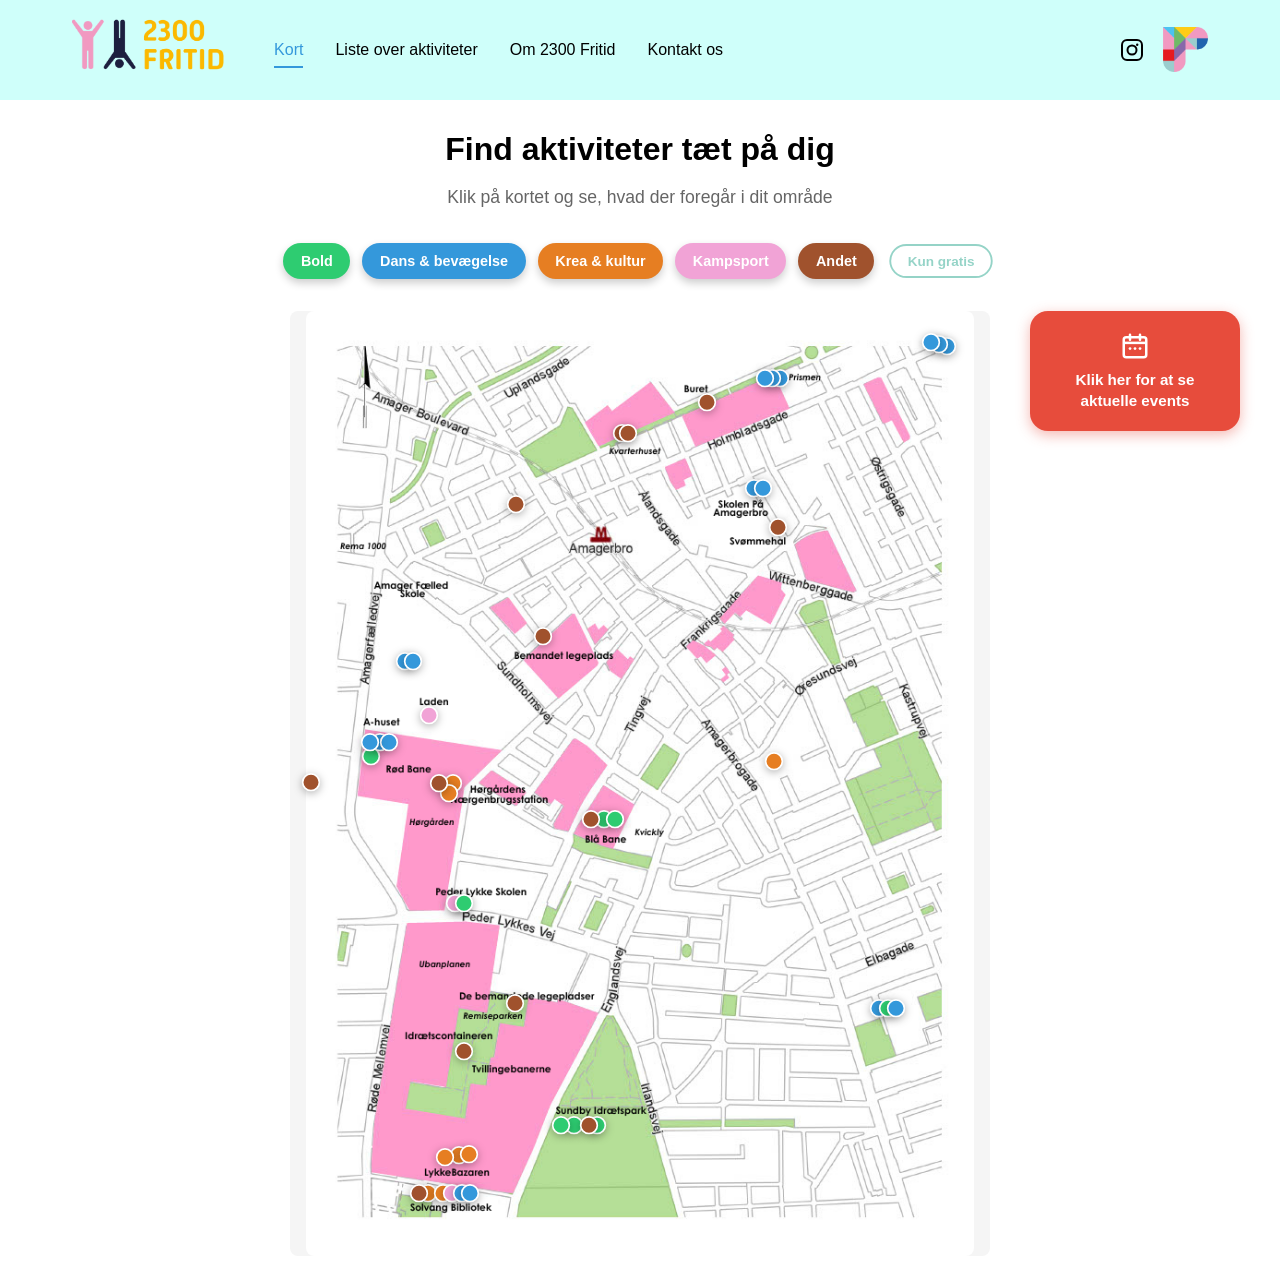
<file: index.html>
<!DOCTYPE html>
<html lang="da">
<head>
    <meta charset="UTF-8">
    <meta name="viewport" content="width=device-width, initial-scale=1.0">
    <title>2300 Fritid - Forside</title>
    <link rel="stylesheet" href="style/header.css">
    <link rel="stylesheet" href="style/map.css">
</head>
<body>
    <!-- Header -->
    <header class="header">
        <div class="header-container">
            <a href="index.html" class="logo">
                <img src="billeder/2300 fritid logo.png" alt="2300 Fritid Logo">
            </a>
            <button class="hamburger-menu" id="hamburger-menu" aria-label="Menu" aria-expanded="false">
                <span></span>
                <span></span>
                <span></span>
            </button>
            <nav class="navigation" id="navigation">
                <ul class="nav-list">
                    <li><a href="index.html" class="nav-link active">Kort</a></li>
                    <li><a href="liste.html" class="nav-link">Liste over aktiviteter</a></li>
                    <li><a href="om.html" class="nav-link">Om 2300 Fritid</a></li>
                    <li><a href="kontakt.html" class="nav-link">Kontakt os</a></li>
                </ul>
            </nav>
            <div class="header-icons">
                <a href="https://www.instagram.com/amagerplanen/" target="_blank" rel="noopener noreferrer" class="icon-link instagram-icon" aria-label="Følg os på Instagram">
                    <svg viewBox="0 0 24 24" width="24" height="24" fill="none" xmlns="http://www.w3.org/2000/svg">
                        <rect x="2" y="2" width="20" height="20" rx="5" stroke="currentColor" stroke-width="2"/>
                        <circle cx="12" cy="12" r="4.5" stroke="currentColor" stroke-width="2"/>
                        <circle cx="17.2" cy="6.8" r="1.2" fill="currentColor"/>
                    </svg>
                </a>
                <a href="https://amagerplanen.dk/" target="_blank" rel="noopener noreferrer" class="icon-link org-logo-link" aria-label="Besøg Amagerplanens hjemmeside">
                    <img src="billeder/Logo Amagerplanen uden tekst_lille.png" alt="Amagerplanen Logo">
                </a>
            </div>
        </div>
    </header>
    <!-- Main Content -->
    <main>
        <section class="hero">
            <h1>Find aktiviteter tæt på dig</h1>
            <p>Klik på kortet og se, hvad der foregår i dit område</p>
        </section>
        <!-- Filter Buttons -->
        <div id="filter-buttons"></div>
        <!-- Map Container with Image + Events-knap -->
        <div id="map-wrapper">
            <div id="map-container">
                <img id="map-image" src="billeder/Kort med navne (1).png" alt="Kort over Amagerplanen">
            </div>
            <a href="events.html" class="events-button">
                <svg viewBox="0 0 24 24" width="30" height="30" fill="none" xmlns="http://www.w3.org/2000/svg">
                    <rect x="3" y="5" width="18" height="16" rx="2" stroke="currentColor" stroke-width="2"/>
                    <path d="M3 9.5h18" stroke="currentColor" stroke-width="2"/>
                    <path d="M8 3v4M16 3v4" stroke="currentColor" stroke-width="2" stroke-linecap="round"/>
                    <circle cx="8" cy="14" r="1.1" fill="currentColor"/>
                    <circle cx="12" cy="14" r="1.1" fill="currentColor"/>
                    <circle cx="16" cy="14" r="1.1" fill="currentColor"/>
                </svg>
                <span class="events-button-text">
                    <span class="events-button-line">Klik her for at se</span>
                    <span class="events-button-line">aktuelle events</span>
                </span>
            </a>
        </div>
    </main>
    <!-- Load data and scripts -->
    <script src="data/activities.js"></script>
    <script src="js/map.js"></script>
    <script src="js/hamburger.js"></script>
</body>
</html>
</file>
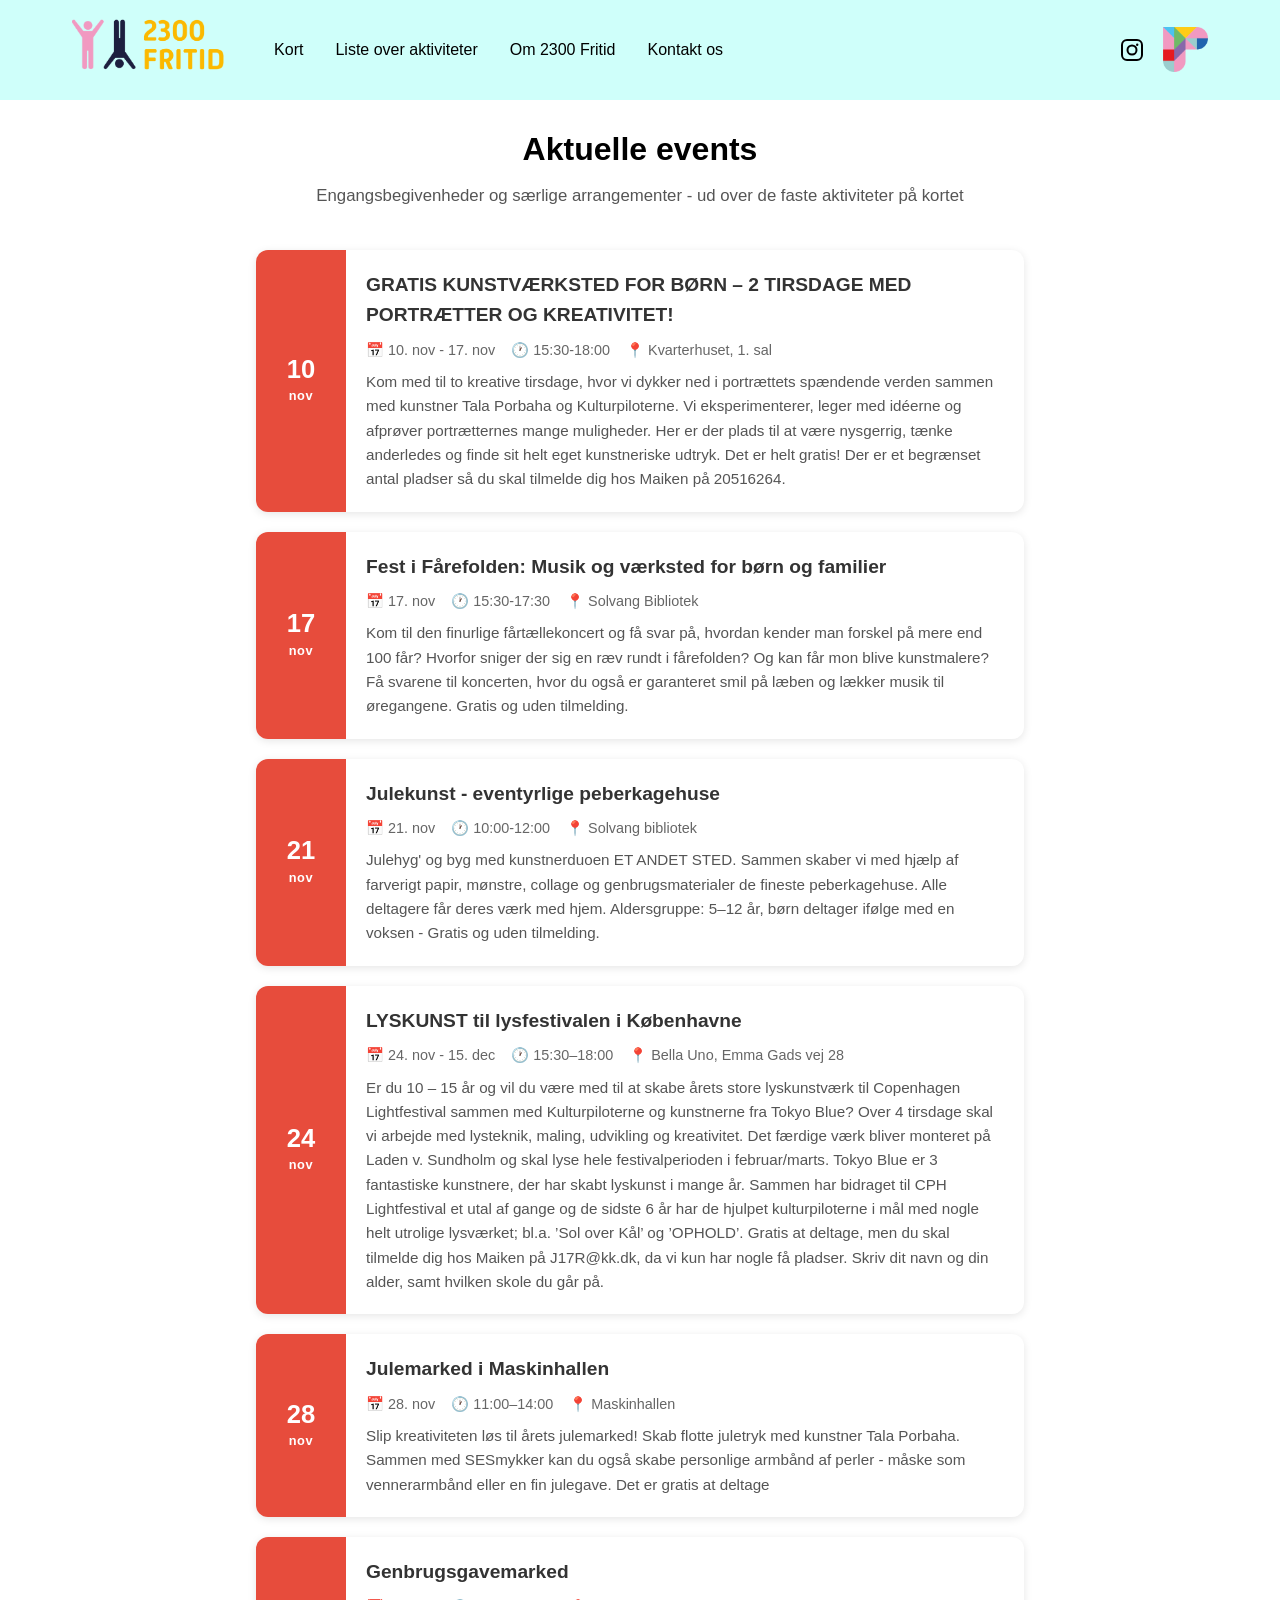
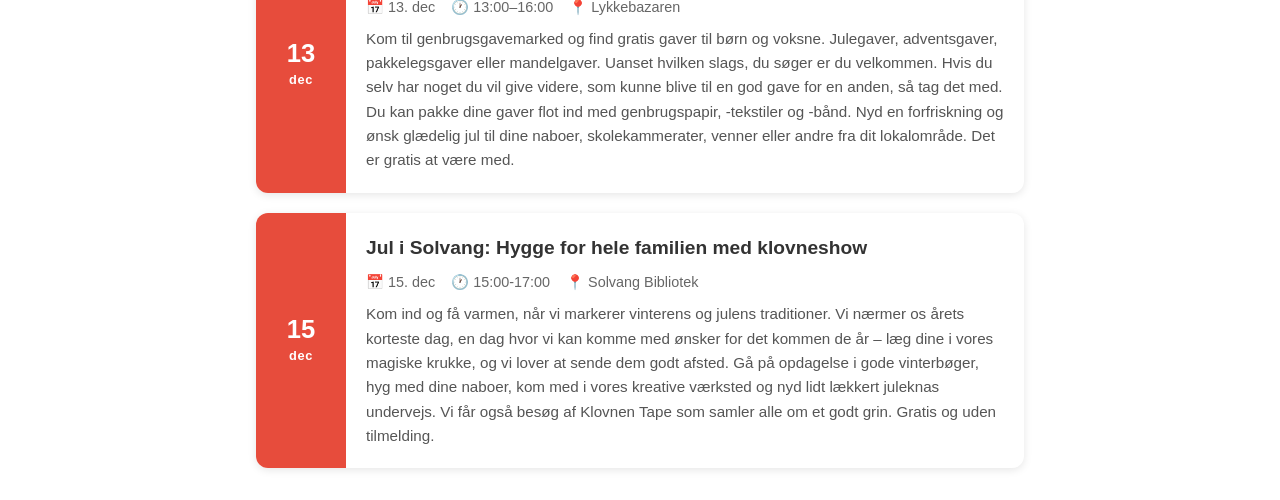
<file: events.html>
<!DOCTYPE html>
<html lang="da">
<head>
    <meta charset="UTF-8">
    <meta name="viewport" content="width=device-width, initial-scale=1.0">
    <title>2300 Fritid - Aktuelle events</title>
    <link rel="stylesheet" href="style/header.css">
    <link rel="stylesheet" href="style/events.css">
</head>
<body>
    <!-- Header -->
    <header class="header">
        <div class="header-container">
            <a href="index.html" class="logo">
                <img src="billeder/2300 fritid logo.png" alt="2300 Fritid Logo">
            </a>
            <button class="hamburger-menu" id="hamburger-menu" aria-label="Menu" aria-expanded="false">
                <span></span>
                <span></span>
                <span></span>
            </button>
            <nav class="navigation" id="navigation">
                <ul class="nav-list">
                    <li><a href="index.html" class="nav-link">Kort</a></li>
                    <li><a href="liste.html" class="nav-link">Liste over aktiviteter</a></li>
                    <li><a href="om.html" class="nav-link">Om 2300 Fritid</a></li>
                    <li><a href="kontakt.html" class="nav-link">Kontakt os</a></li>
                </ul>
            </nav>
            <div class="header-icons">
                <a href="https://www.instagram.com/amagerplanen/" target="_blank" rel="noopener noreferrer" class="icon-link instagram-icon" aria-label="Følg os på Instagram">
                    <svg viewBox="0 0 24 24" width="24" height="24" fill="none" xmlns="http://www.w3.org/2000/svg">
                        <rect x="2" y="2" width="20" height="20" rx="5" stroke="currentColor" stroke-width="2"/>
                        <circle cx="12" cy="12" r="4.5" stroke="currentColor" stroke-width="2"/>
                        <circle cx="17.2" cy="6.8" r="1.2" fill="currentColor"/>
                    </svg>
                </a>
                <a href="https://amagerplanen.dk/" target="_blank" rel="noopener noreferrer" class="icon-link org-logo-link" aria-label="Besøg Amagerplanens hjemmeside">
                    <img src="billeder/Logo Amagerplanen uden tekst_lille.png" alt="Amagerplanen Logo">
                </a>
            </div>
        </div>
    </header>
    <!-- Main Content -->
    <main>
        <section class="events-hero">
            <h1>Aktuelle events</h1>
            <p class="events-tagline">Engangsbegivenheder og særlige arrangementer - ud over de faste aktiviteter på kortet</p>
        </section>
        <!-- Events List Container -->
        <div id="events-list"></div>
    </main>
    <!-- Load data and scripts -->
    <script src="data/events.js"></script>
    <script src="js/events.js"></script>
    <script src="js/hamburger.js"></script>
</body>
</html>
</file>
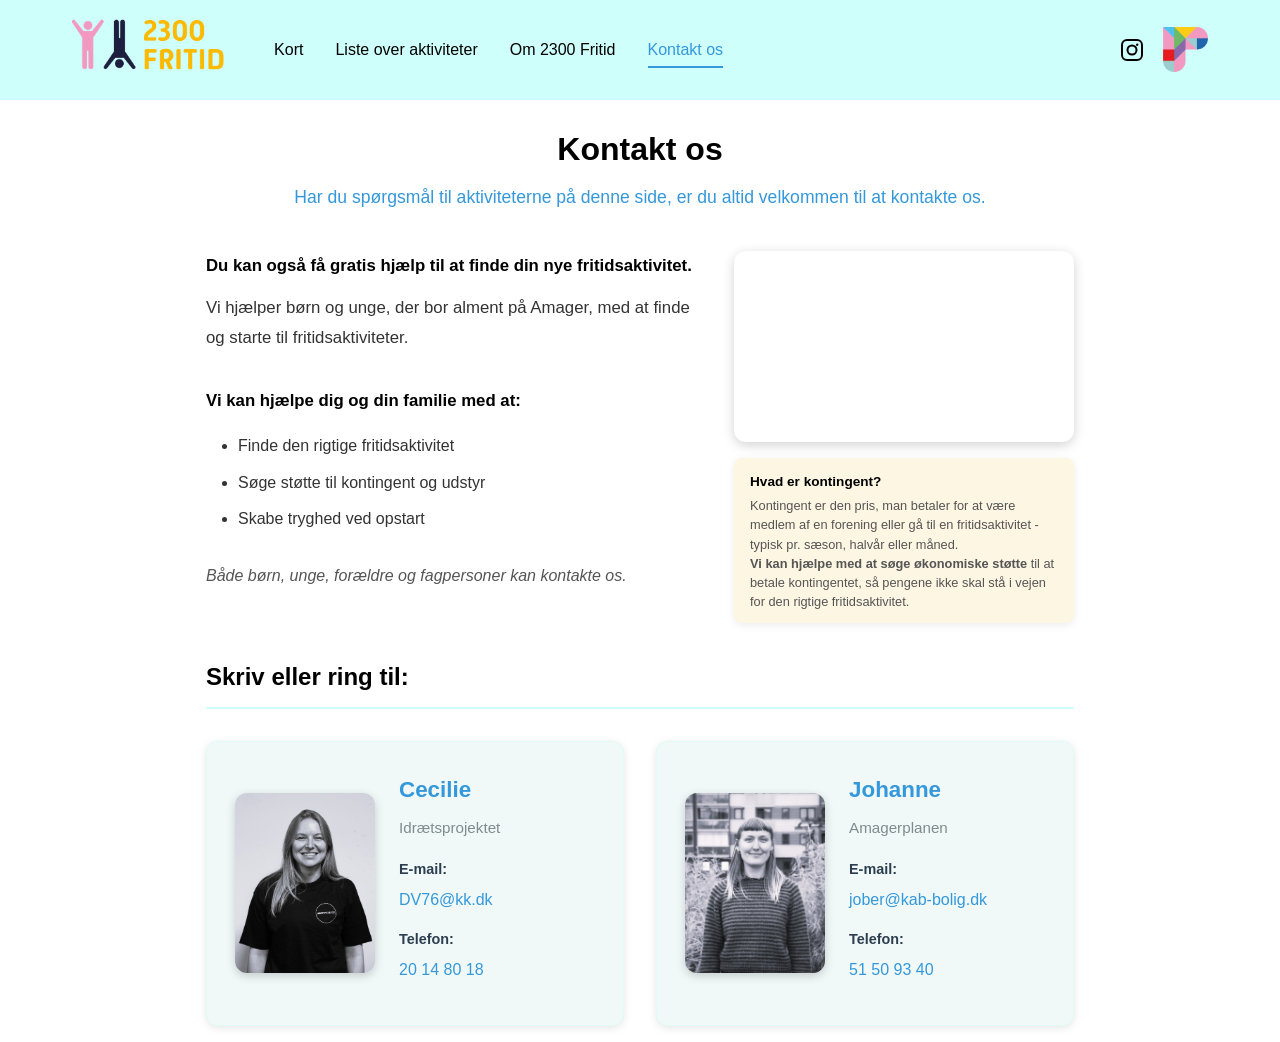
<file: kontakt.html>
<!DOCTYPE html>
<html lang="da">
<head>
    <meta charset="UTF-8">
    <meta name="viewport" content="width=device-width, initial-scale=1.0">
    <title>2300 Fritid - Kontakt os</title>
    <link rel="stylesheet" href="style/header.css">
    <link rel="stylesheet" href="style/kontakt.css">
</head>
<body>
    <!-- Header -->
    <header class="header">
        <div class="header-container">
            <a href="index.html" class="logo">
                <img src="billeder/2300 fritid logo.png" alt="2300 Fritid Logo">
            </a>
            <button class="hamburger-menu" id="hamburger-menu" aria-label="Menu" aria-expanded="false">
                <span></span>
                <span></span>
                <span></span>
            </button>
            <nav class="navigation" id="navigation">
                <ul class="nav-list">
                    <li><a href="index.html" class="nav-link">Kort</a></li>
                    <li><a href="liste.html" class="nav-link">Liste over aktiviteter</a></li>
                    <li><a href="om.html" class="nav-link">Om 2300 Fritid</a></li>
                    <li><a href="kontakt.html" class="nav-link active">Kontakt os</a></li>
                </ul>
            </nav>
            <div class="header-icons">
                <a href="https://www.instagram.com/amagerplanen/" target="_blank" rel="noopener noreferrer" class="icon-link instagram-icon" aria-label="Følg os på Instagram">
                    <svg viewBox="0 0 24 24" width="24" height="24" fill="none" xmlns="http://www.w3.org/2000/svg">
                        <rect x="2" y="2" width="20" height="20" rx="5" stroke="currentColor" stroke-width="2"/>
                        <circle cx="12" cy="12" r="4.5" stroke="currentColor" stroke-width="2"/>
                        <circle cx="17.2" cy="6.8" r="1.2" fill="currentColor"/>
                    </svg>
                </a>
                <a href="https://amagerplanen.dk/" target="_blank" rel="noopener noreferrer" class="icon-link org-logo-link" aria-label="Besøg Amagerplanens hjemmeside">
                    <img src="billeder/Logo Amagerplanen uden tekst_lille.png" alt="Amagerplanen Logo">
                </a>
            </div>
        </div>
    </header>
    <!-- Main Content -->
    <main>
        <section class="contact-hero">
            <h1>Kontakt os</h1>
            <p class="tagline">Har du spørgsmål til aktiviteterne på denne side, er du altid velkommen til at kontakte os.</p>
        </section>
        <section class="contact-content">
            <div class="intro-video-row">
                <div class="intro-text-col">
                    <p class="help-title">Du kan også få gratis hjælp til at finde din nye fritidsaktivitet.</p>
                    <p class="intro-text">Vi hjælper børn og unge, der bor alment på Amager, med at finde og starte til fritidsaktiviteter.</p>
                    <div class="help-section">
                        <p class="help-title">Vi kan hjælpe dig og din familie med at:</p>
                        <ul class="help-list">
                            <li>Finde den rigtige fritidsaktivitet</li>
                            <li>Søge støtte til kontingent og udstyr</li>
                            <li>Skabe tryghed ved opstart</li>
                        </ul>
                    </div>
                    <p class="contact-info-intro">Både børn, unge, forældre og fagpersoner kan kontakte os.</p>
                </div>
                <div class="intro-video-col">
                    <div class="video-embed">
                        <iframe src="https://www.youtube.com/embed/DdzeFMxkERM" title="2300 Fritid infovideo" frameborder="0" allow="accelerometer; autoplay; clipboard-write; encrypted-media; gyroscope; picture-in-picture" allowfullscreen></iframe>
                    </div>
                    <div class="glossary-box">
                        <p class="glossary-title">Hvad er kontingent?</p>
                        <p class="glossary-item">Kontingent er den pris, man betaler for at være medlem af en forening eller gå til en fritidsaktivitet - typisk pr. sæson, halvår eller måned.</p>
                        <p class="glossary-item"><strong>Vi kan hjælpe med at søge økonomiske støtte</strong> til at betale kontingentet, så pengene ikke skal stå i vejen for den rigtige fritidsaktivitet.</p>
                    </div>
                </div>
            </div>
            <h2>Skriv eller ring til:</h2>
            <div class="contact-cards">
                <div class="contact-card">
                    <img src="billeder/Billede_Cecilie_SortHvid.jpeg" alt="Cecilie" class="contact-photo">
                    <div class="contact-info-block">
                        <h3>Cecilie</h3>
                        <p class="organization">Idrætsprojektet</p>
                        <div class="contact-detail">
                            <span class="label">E-mail:</span>
                            <a href="mailto:DV76@kk.dk" class="contact-link">DV76@kk.dk</a>
                        </div>
                        <div class="contact-detail">
                            <span class="label">Telefon:</span>
                            <a href="tel:+4520148018" class="contact-link">20 14 80 18</a>
                        </div>
                    </div>
                </div>
                <div class="contact-card">
                    <img src="billeder/Johanne_sorthvid.RitaBlue.jpg" alt="Johanne" class="contact-photo">
                    <div class="contact-info-block">
                        <h3>Johanne</h3>
                        <p class="organization">Amagerplanen</p>
                        <div class="contact-detail">
                            <span class="label">E-mail:</span>
                            <a href="mailto:jober@kab-bolig.dk" class="contact-link">jober@kab-bolig.dk</a>
                        </div>
                        <div class="contact-detail">
                            <span class="label">Telefon:</span>
                            <a href="tel:+4551509340" class="contact-link">51 50 93 40</a>
                        </div>
                    </div>
                </div>
            </div>
        </section>
    </main>
    <script src="js/hamburger.js"></script>
</body>
</html>
</file>
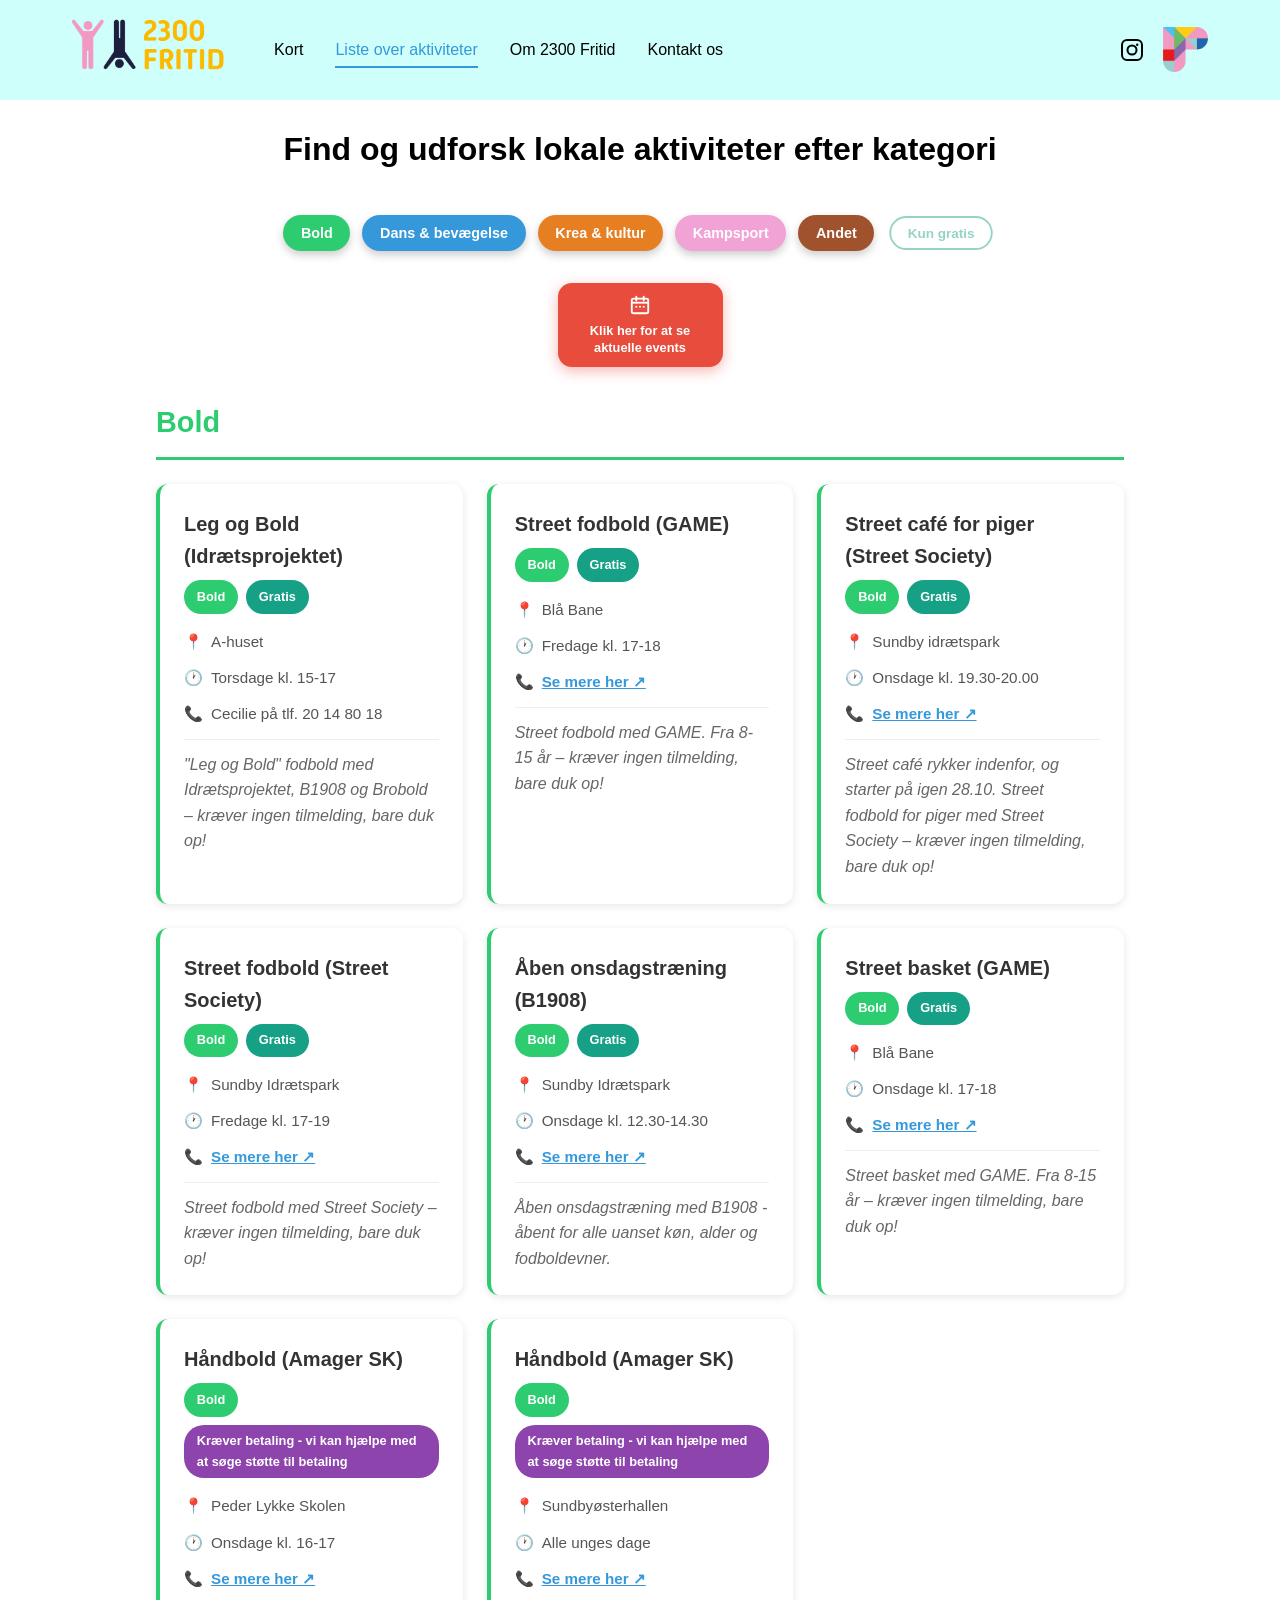
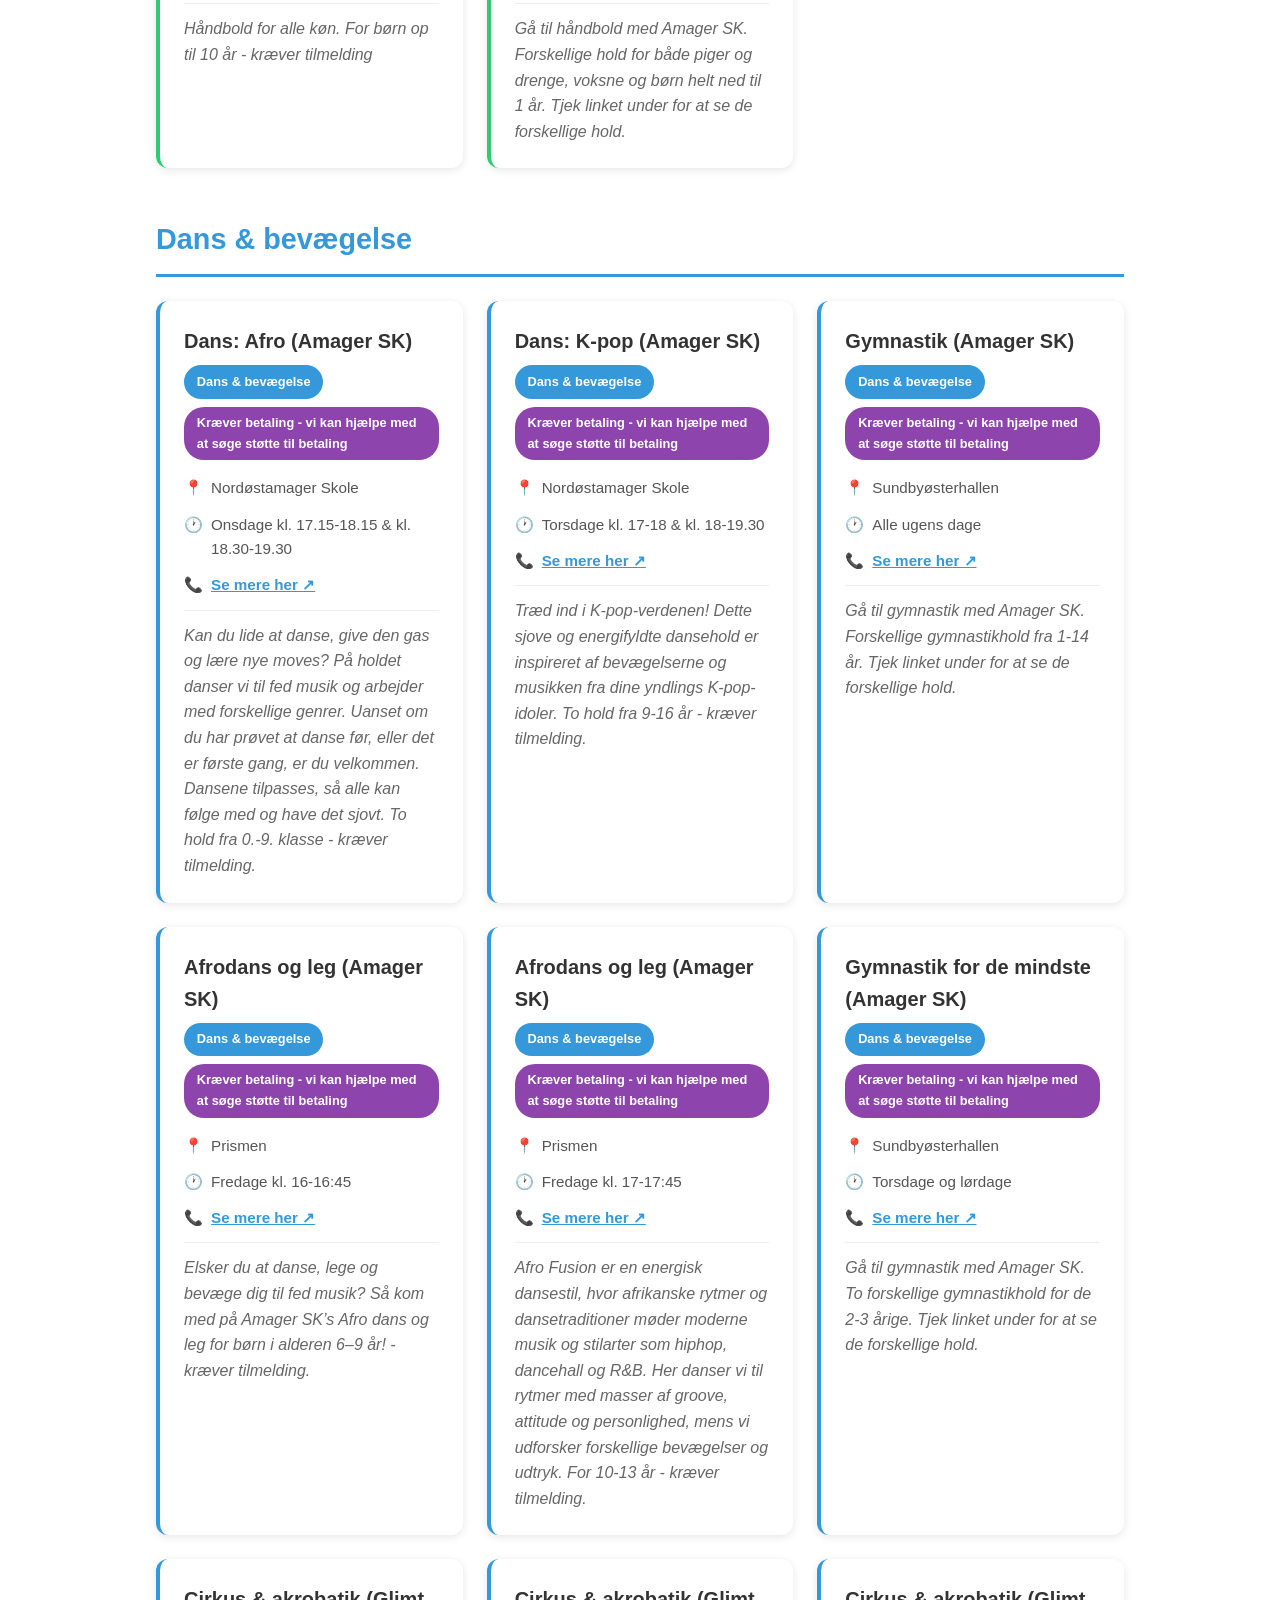
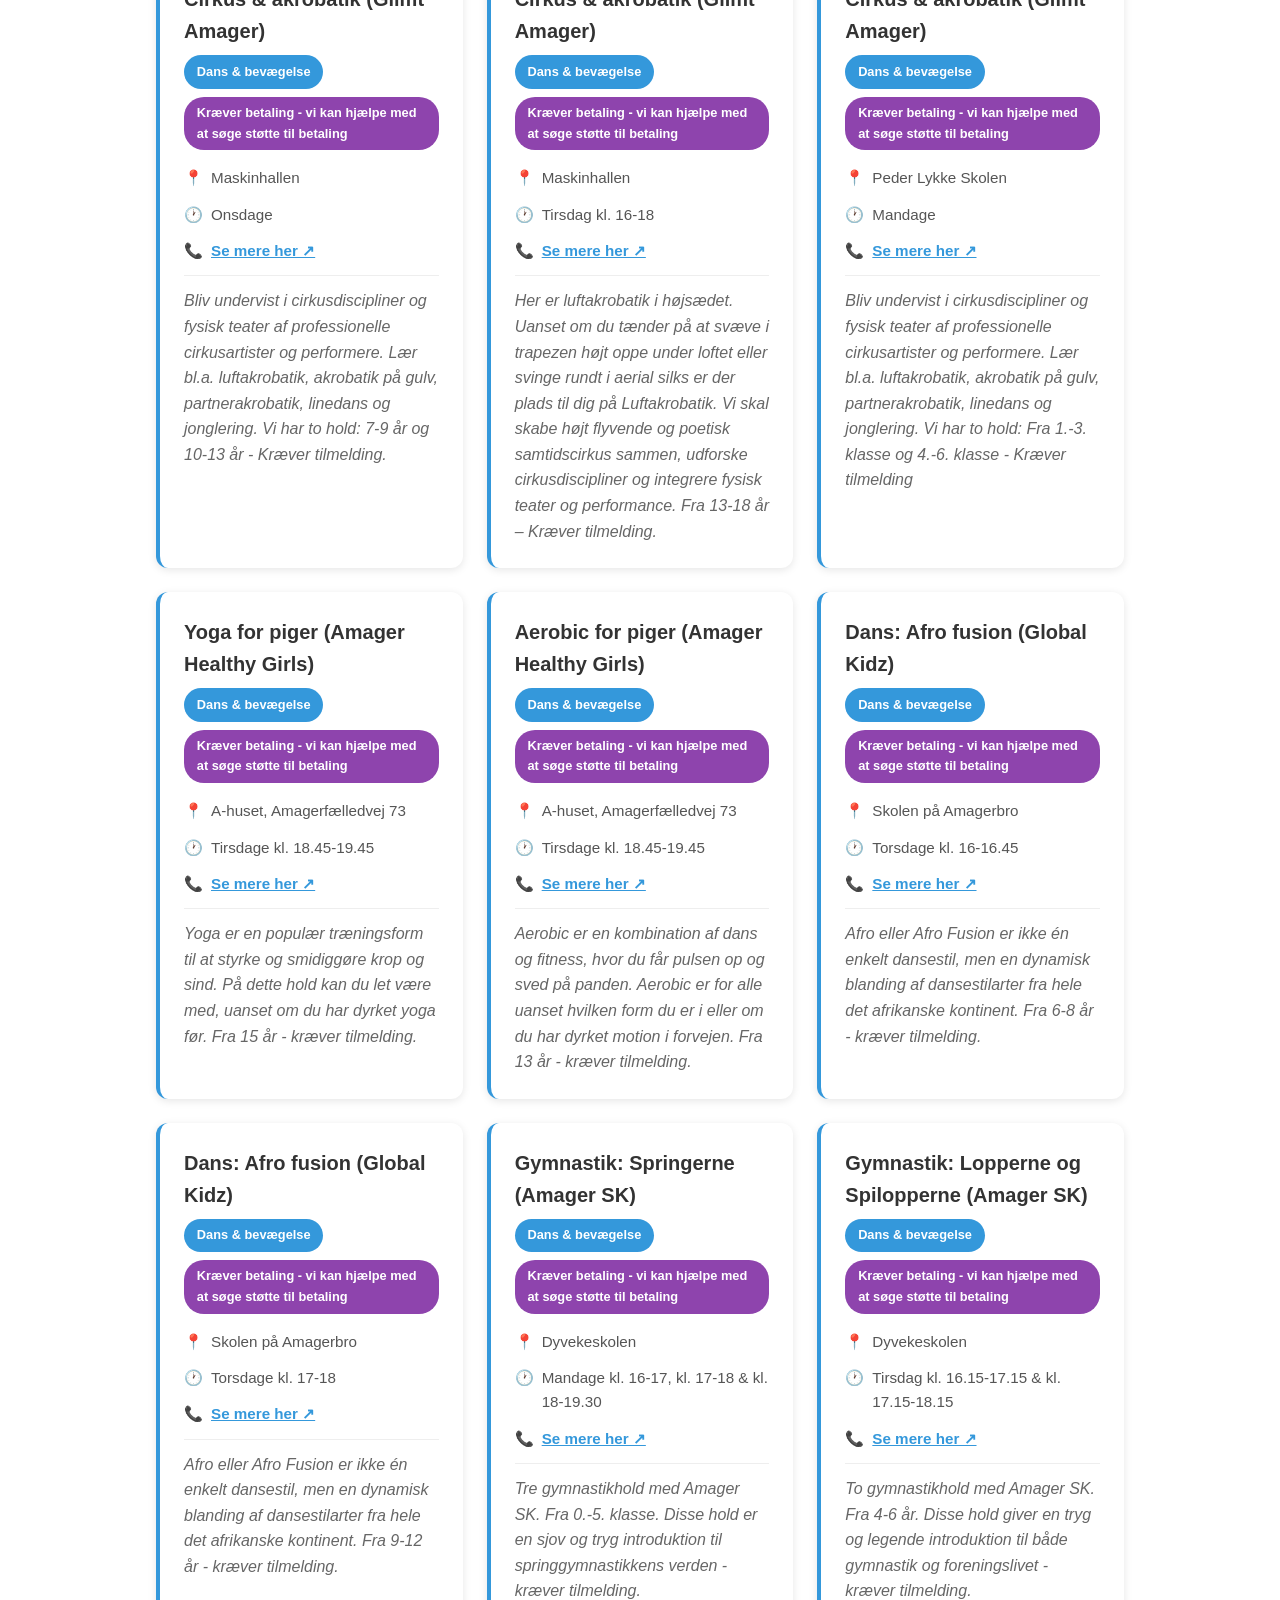
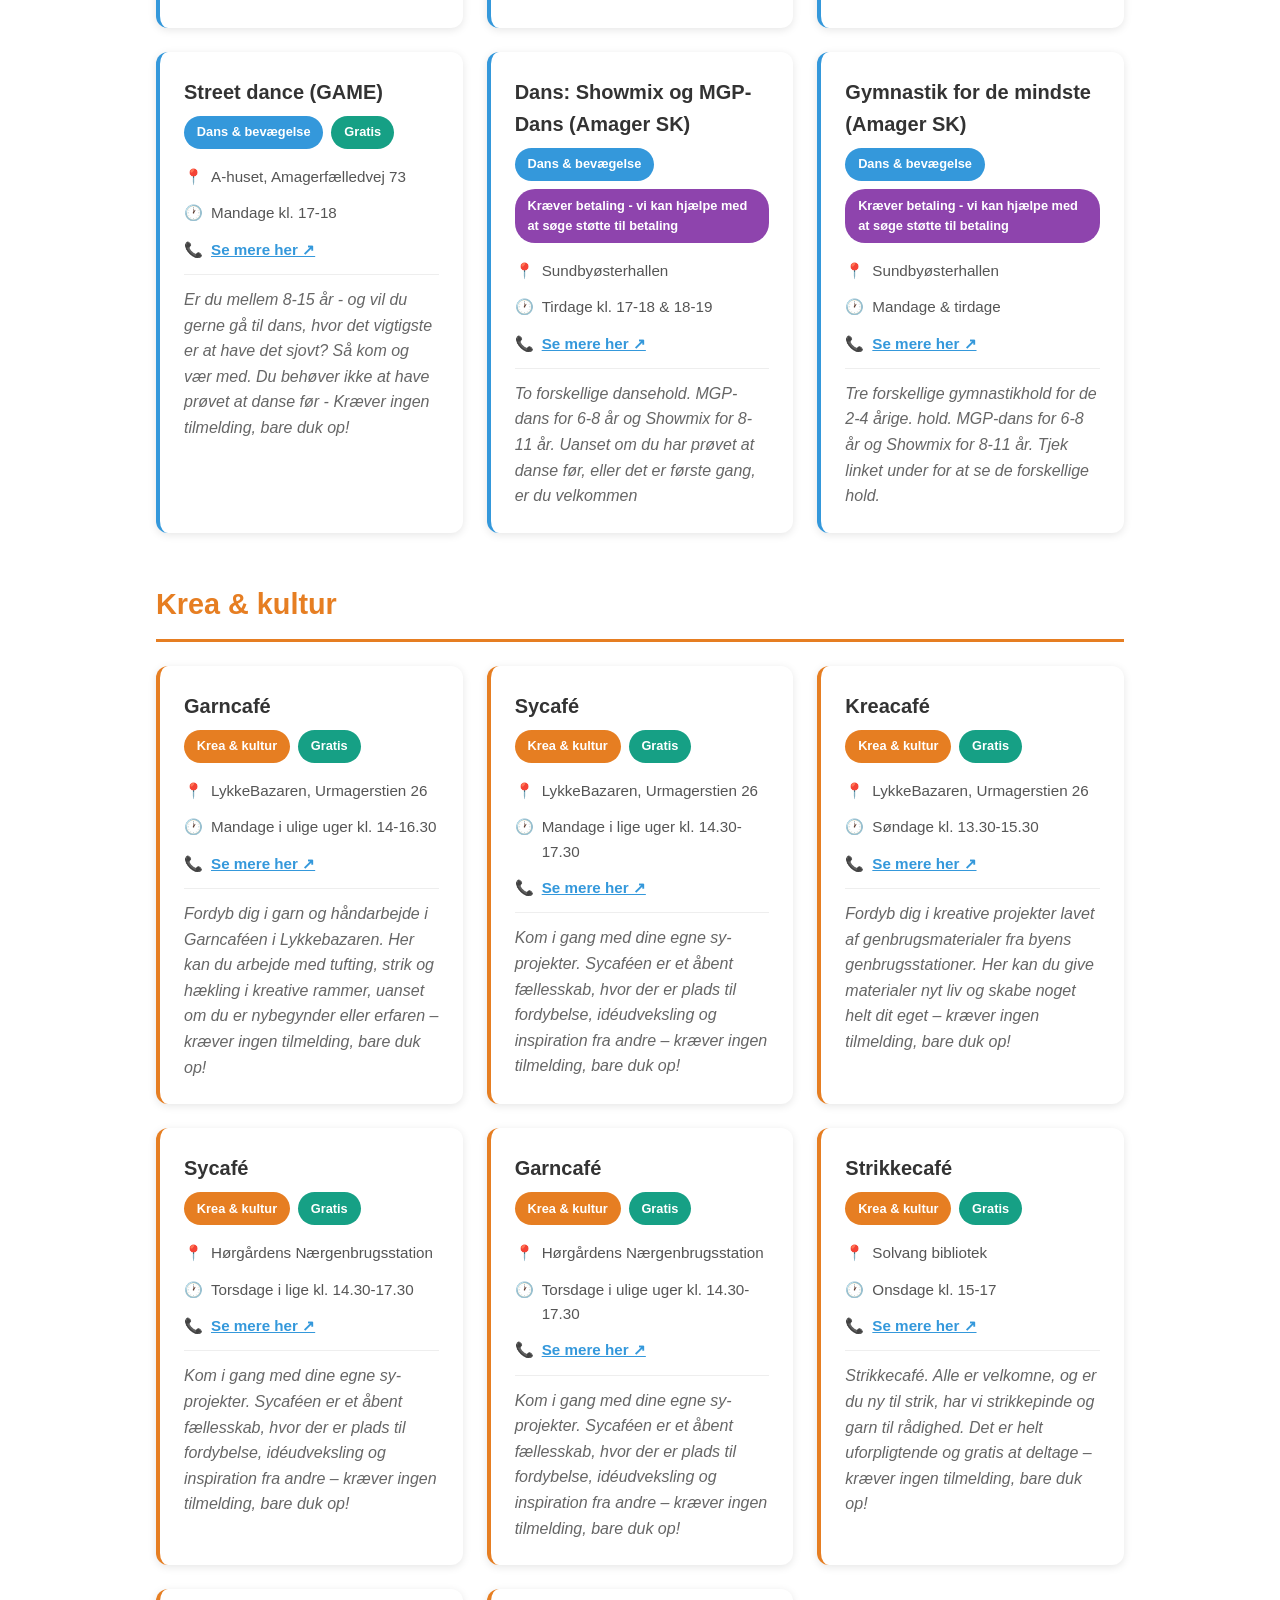
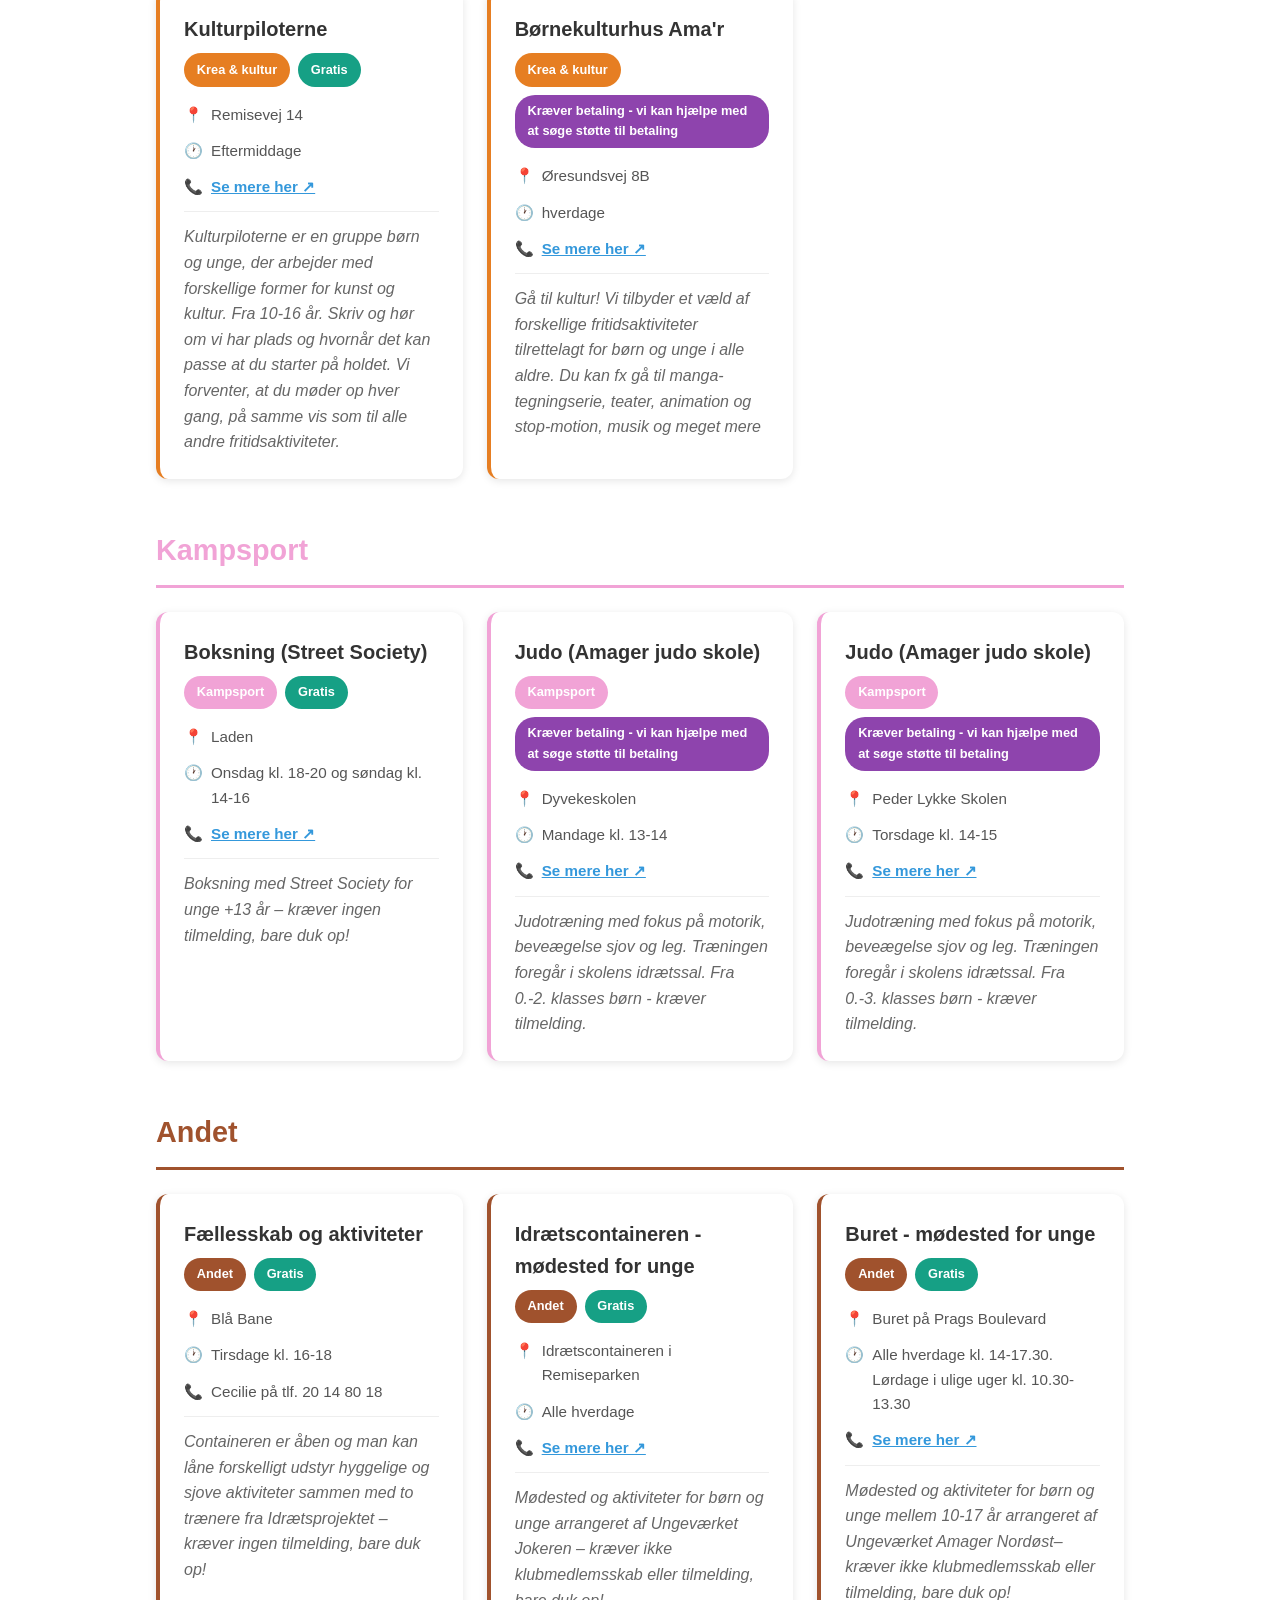
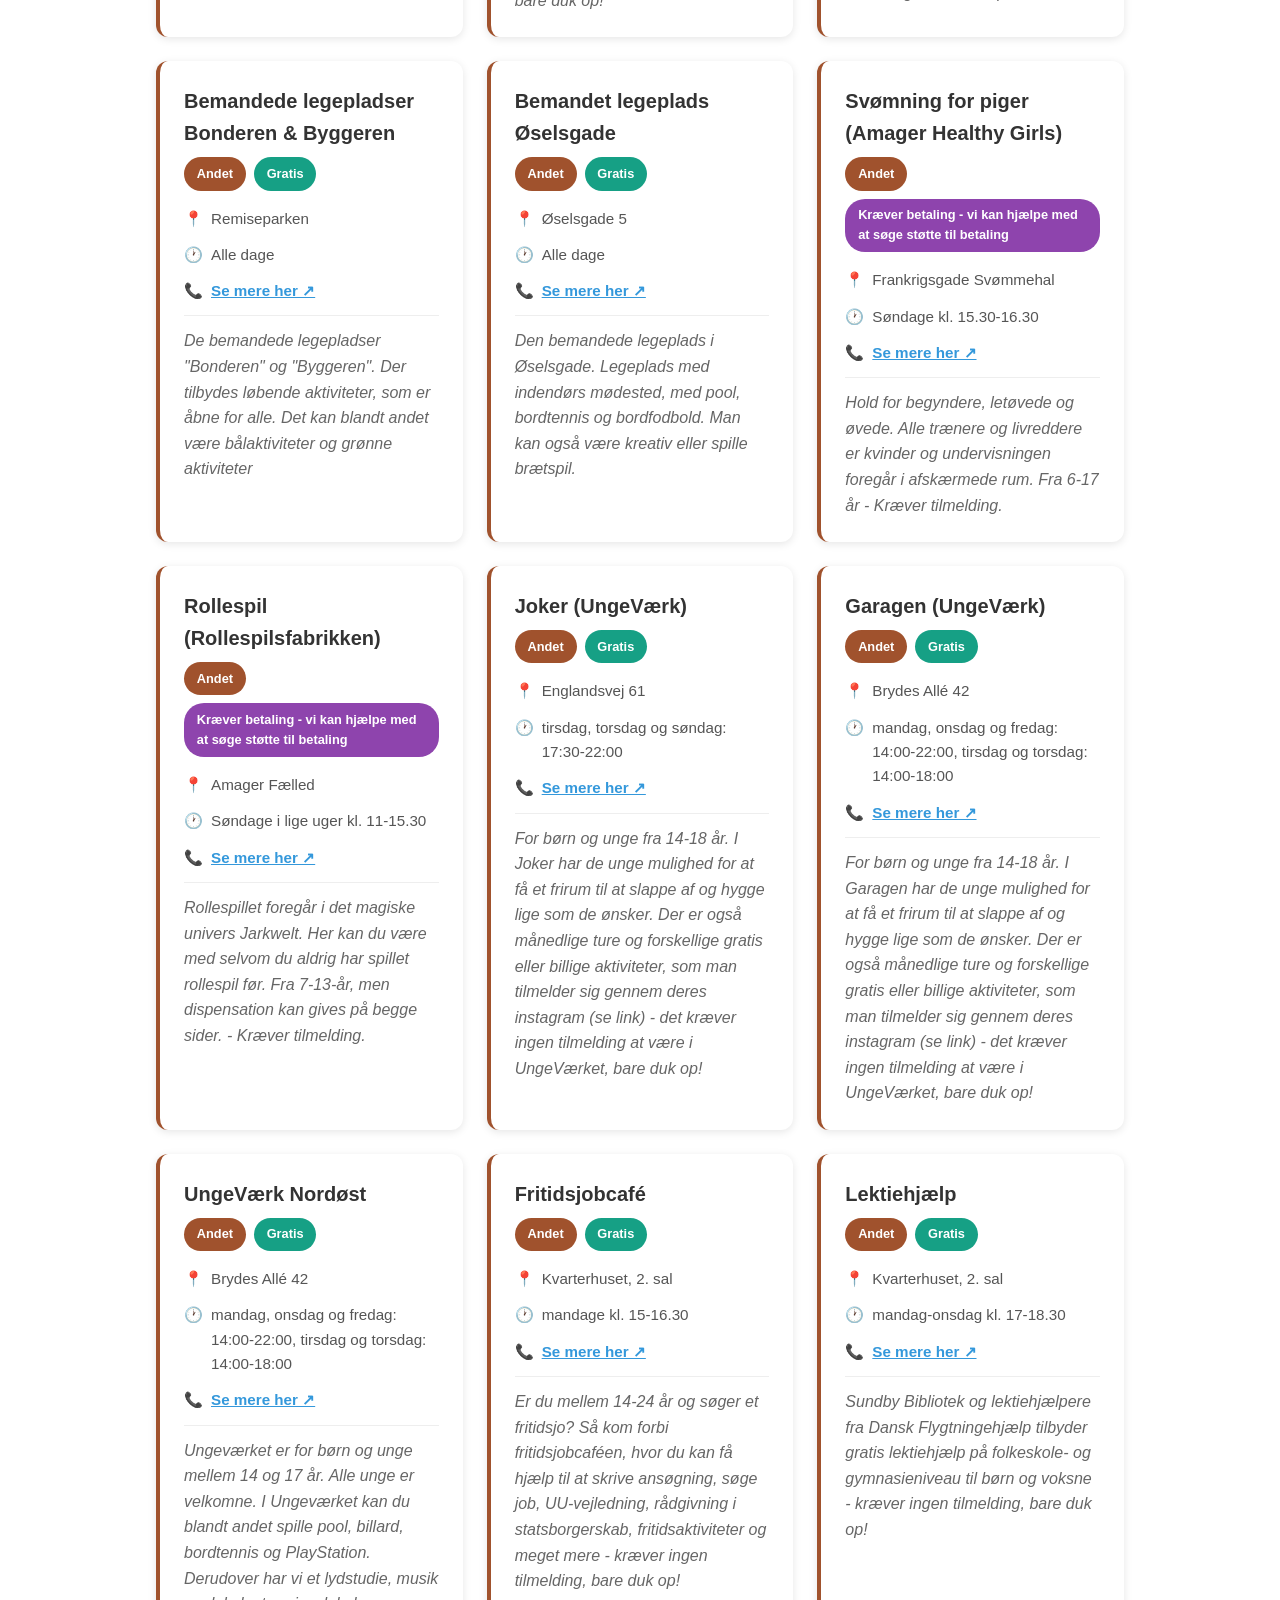
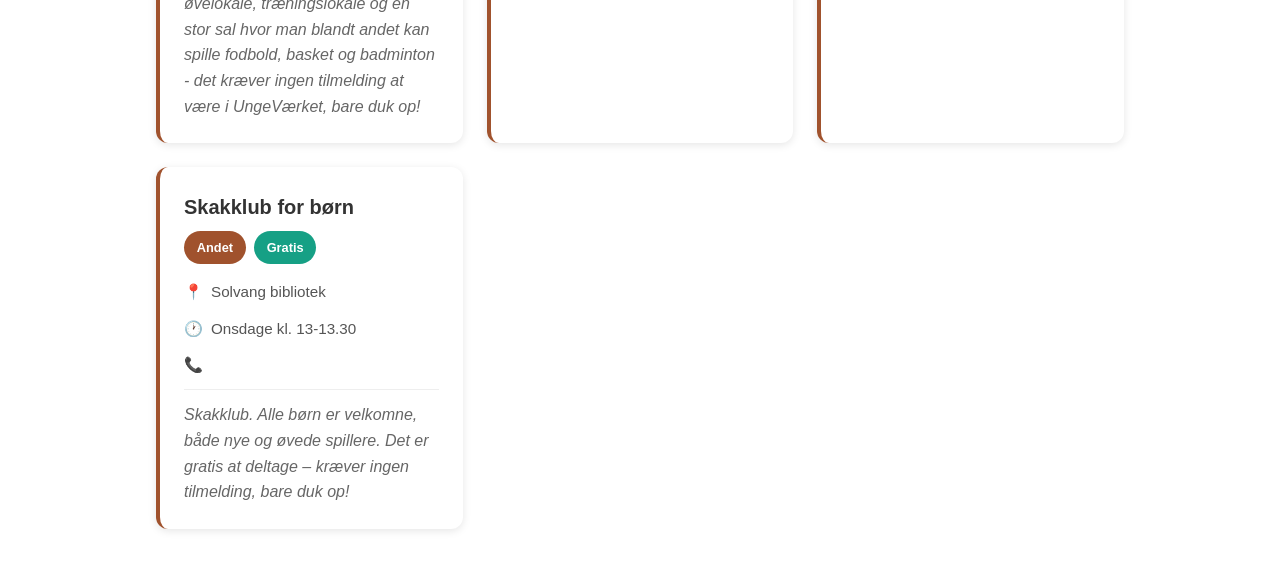
<file: liste.html>
<!DOCTYPE html>
<html lang="da">
<head>
    <meta charset="UTF-8">
    <meta name="viewport" content="width=device-width, initial-scale=1.0">
    <title>2300 Fritid - Liste over aktiviteter</title>
    <link rel="stylesheet" href="style/header.css">
    <link rel="stylesheet" href="style/liste.css">
</head>
<body>
    <!-- Header -->
    <header class="header">
        <div class="header-container">
            <a href="index.html" class="logo">
                <img src="billeder/2300 fritid logo.png" alt="2300 Fritid Logo">
            </a>
            <button class="hamburger-menu" id="hamburger-menu" aria-label="Menu" aria-expanded="false">
                <span></span>
                <span></span>
                <span></span>
            </button>
            <nav class="navigation" id="navigation">
                <ul class="nav-list">
                    <li><a href="index.html" class="nav-link">Kort</a></li>
                    <li><a href="liste.html" class="nav-link active">Liste over aktiviteter</a></li>
                    <li><a href="om.html" class="nav-link">Om 2300 Fritid</a></li>
                    <li><a href="kontakt.html" class="nav-link">Kontakt os</a></li>
                </ul>
            </nav>
            <div class="header-icons">
                <a href="https://www.instagram.com/amagerplanen/" target="_blank" rel="noopener noreferrer" class="icon-link instagram-icon" aria-label="Følg os på Instagram">
                    <svg viewBox="0 0 24 24" width="24" height="24" fill="none" xmlns="http://www.w3.org/2000/svg">
                        <rect x="2" y="2" width="20" height="20" rx="5" stroke="currentColor" stroke-width="2"/>
                        <circle cx="12" cy="12" r="4.5" stroke="currentColor" stroke-width="2"/>
                        <circle cx="17.2" cy="6.8" r="1.2" fill="currentColor"/>
                    </svg>
                </a>
                <a href="https://amagerplanen.dk/" target="_blank" rel="noopener noreferrer" class="icon-link org-logo-link" aria-label="Besøg Amagerplanens hjemmeside">
                    <img src="billeder/Logo Amagerplanen uden tekst_lille.png" alt="Amagerplanen Logo">
                </a>
            </div>
        </div>
    </header>
    <!-- Main Content -->
    <main>
        <section class="hero">
            <h1>Find og udforsk lokale aktiviteter efter kategori</h1>
        </section>
        <!-- Filter Buttons -->
        <div id="filter-buttons"></div>
        <!-- Events-knap -->
        <a href="events.html" class="events-button">
            <svg viewBox="0 0 24 24" width="30" height="30" fill="none" xmlns="http://www.w3.org/2000/svg">
                <rect x="3" y="5" width="18" height="16" rx="2" stroke="currentColor" stroke-width="2"/>
                <path d="M3 9.5h18" stroke="currentColor" stroke-width="2"/>
                <path d="M8 3v4M16 3v4" stroke="currentColor" stroke-width="2" stroke-linecap="round"/>
                <circle cx="8" cy="14" r="1.1" fill="currentColor"/>
                <circle cx="12" cy="14" r="1.1" fill="currentColor"/>
                <circle cx="16" cy="14" r="1.1" fill="currentColor"/>
            </svg>
            <span>Klik her for at se<br>aktuelle events</span>
        </a>
        <!-- Activities List Container -->
        <div id="activities-list"></div>
    </main>
    <!-- Load data and scripts -->
    <script src="data/activities.js"></script>
    <script src="js/liste.js"></script>
    <script src="js/hamburger.js"></script>
</body>
</html>
</file>
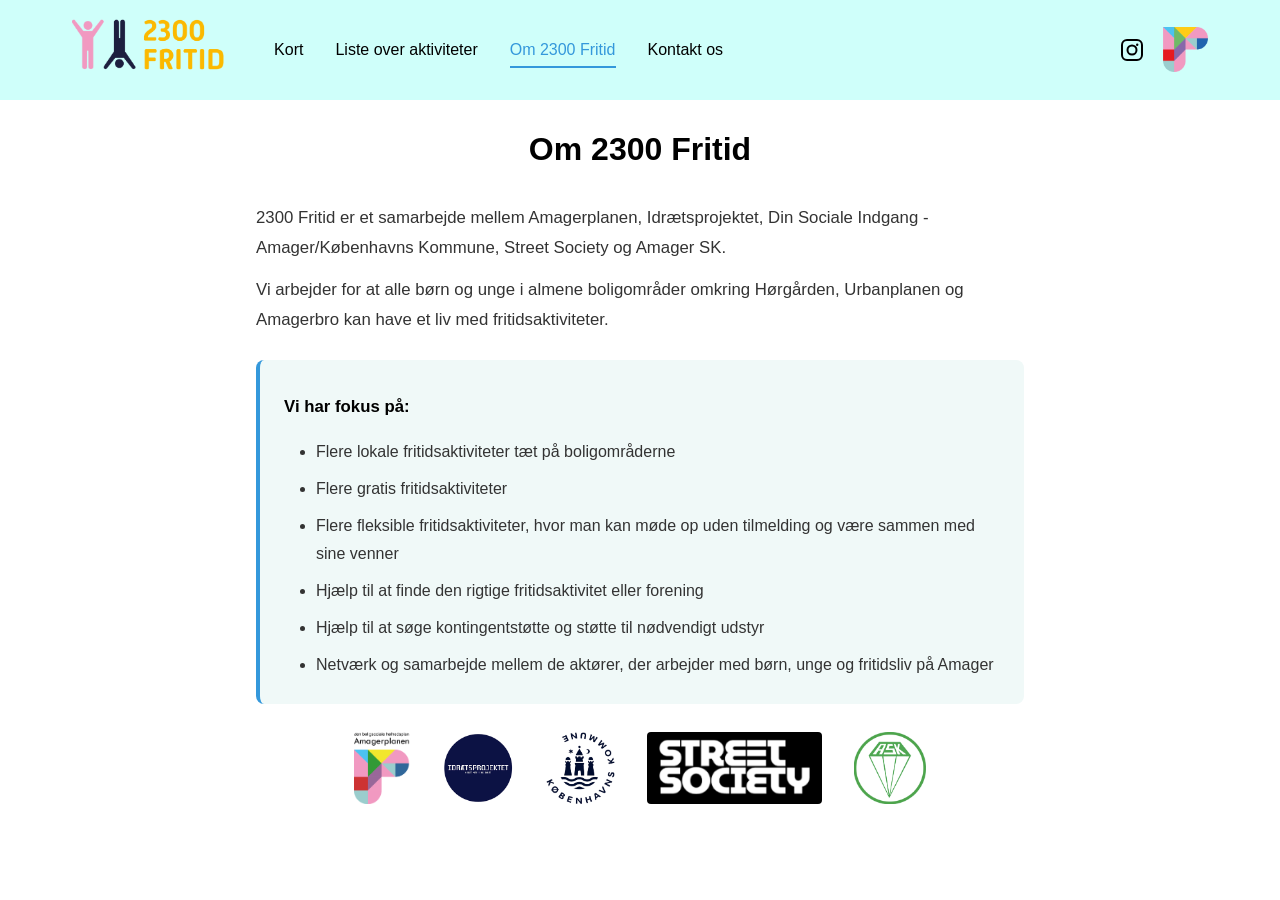
<file: om.html>
<!DOCTYPE html>
<html lang="da">
<head>
    <meta charset="UTF-8">
    <meta name="viewport" content="width=device-width, initial-scale=1.0">
    <title>2300 Fritid - Om</title>
    <link rel="stylesheet" href="style/header.css">
    <link rel="stylesheet" href="style/om.css">
</head>
<body>
    <!-- Header -->
    <header class="header">
        <div class="header-container">
            <a href="index.html" class="logo">
                <img src="billeder/2300 fritid logo.png" alt="2300 Fritid Logo">
            </a>
            <button class="hamburger-menu" id="hamburger-menu" aria-label="Menu" aria-expanded="false">
                <span></span>
                <span></span>
                <span></span>
            </button>
            <nav class="navigation" id="navigation">
                <ul class="nav-list">
                    <li><a href="index.html" class="nav-link">Kort</a></li>
                    <li><a href="liste.html" class="nav-link">Liste over aktiviteter</a></li>
                    <li><a href="om.html" class="nav-link active">Om 2300 Fritid</a></li>
                    <li><a href="kontakt.html" class="nav-link">Kontakt os</a></li>
                </ul>
            </nav>
            <div class="header-icons">
                <a href="https://www.instagram.com/amagerplanen/" target="_blank" rel="noopener noreferrer" class="icon-link instagram-icon" aria-label="Følg os på Instagram">
                    <svg viewBox="0 0 24 24" width="24" height="24" fill="none" xmlns="http://www.w3.org/2000/svg">
                        <rect x="2" y="2" width="20" height="20" rx="5" stroke="currentColor" stroke-width="2"/>
                        <circle cx="12" cy="12" r="4.5" stroke="currentColor" stroke-width="2"/>
                        <circle cx="17.2" cy="6.8" r="1.2" fill="currentColor"/>
                    </svg>
                </a>
                <a href="https://amagerplanen.dk/" target="_blank" rel="noopener noreferrer" class="icon-link org-logo-link" aria-label="Besøg Amagerplanens hjemmeside">
                    <img src="billeder/Logo Amagerplanen uden tekst_lille.png" alt="Amagerplanen Logo">
                </a>
            </div>
        </div>
    </header>
    <!-- Main Content -->
    <main>
        <section class="about-hero">
            <h1>Om 2300 Fritid</h1>
        </section>
        <section class="about-content">
            <p>2300 Fritid er et samarbejde mellem Amagerplanen, Idrætsprojektet, Din Sociale Indgang - Amager/Københavns Kommune, Street Society og Amager SK.</p>
            <p>Vi arbejder for at alle børn og unge i almene boligområder omkring Hørgården, Urbanplanen og Amagerbro kan have et liv med fritidsaktiviteter.</p>
            <div class="focus-box">
                <p class="help-title">Vi har fokus på:</p>
                <ul class="help-list">
                    <li>Flere lokale fritidsaktiviteter tæt på boligområderne</li>
                    <li>Flere gratis fritidsaktiviteter</li>
                    <li>Flere fleksible fritidsaktiviteter, hvor man kan møde op uden tilmelding og være sammen med sine venner</li>
                    <li>Hjælp til at finde den rigtige fritidsaktivitet eller forening</li>
                    <li>Hjælp til at søge kontingentstøtte og støtte til nødvendigt udstyr</li>
                    <li>Netværk og samarbejde mellem de aktører, der arbejder med børn, unge og fritidsliv på Amager</li>
                </ul>
            </div>
            <div class="partner-logos" aria-label="Samarbejdspartnere">
                <img src="billeder/Logo Amagerplanen med tekst_lille.png" alt="Amagerplanen logo" />
                <img src="billeder/Idrætsprojektet.png" alt="Idrætsprojektet logo" />
                <img src="billeder/kk.logo.png" alt="Københavns Kommune logo" />
                <img src="billeder/Streetsociety.logo.png" alt="Street Society logo" />
                <img src="billeder/AmagerSK.logo.png" alt="Amager SK logo" />
            </div>
        </section>
    </main>
    <script src="js/hamburger.js"></script>
</body>
</html>
</file>
<file: style/header.css>
/* ===========================
   Header Styling
   =========================== */
* {
    margin: 0;
    padding: 0;
    box-sizing: border-box;
}
body {
    font-family: 'Segoe UI', Tahoma, Geneva, Verdana, sans-serif;
    line-height: 1.6;
    color: #000000;
}
/* Header */
.header {
    background-color: #CFFFFA;
    position: sticky;
    top: 0;
    z-index: 100;
}
.header-container {
    max-width: 1200px;
    margin: 0 auto;
    display: flex;
    align-items: center;
    justify-content: space-between;
    padding: 1rem 2rem;
    position: relative;
}
/* Logo */
.logo img {
    height: 60px;
    width: auto;
    object-fit: contain;
}
/* Navigation */
.navigation {
    flex: 1;
    margin-left: 3rem;
    text-align: right;
}
.nav-list {
    display: flex;
    list-style: none;
    gap: 2rem;
}
.nav-link {
    text-decoration: none;
    color: #000000;
    font-size: 1rem;
    font-weight: 500;
    transition: color 0.3s ease, border-bottom 0.3s ease;
    padding-bottom: 0.5rem;
    border-bottom: 2px solid transparent;
}
.nav-link:hover {
    color: #3498db;
    border-bottom-color: #3498db;
}
.nav-link.active {
    color: #3498db;
    border-bottom-color: #3498db;
}
/* Header Icons (Instagram + Organisationslogo) */
.header-icons {
    display: flex;
    align-items: center;
    gap: 16px;
}
.icon-link {
    display: flex;
    align-items: center;
    justify-content: center;
    text-decoration: none;
    transition: opacity 0.2s ease, transform 0.2s ease;
}
.icon-link:hover {
    opacity: 0.75;
    transform: scale(1.05);
}
.instagram-icon {
    color: #000000;
    width: 30px;
    height: 30px;
}
.org-logo-link img {
    height: 45px;
    width: auto;
    object-fit: contain;
    display: block;
}
/* Hamburger menu */
.hamburger-menu {
    display: none;
    background: transparent;
    border: none;
    cursor: pointer;
    padding: 0.5rem;
    margin-left: auto;
    z-index: 101;
}
.hamburger-menu span {
    display: block;
    width: 28px;
    height: 3px;
    margin: 5px 0;
    background-color: #000;
    border-radius: 3px;
    transition: transform 0.3s ease, opacity 0.3s ease;
}
.hamburger-menu.active span:nth-child(1) {
    transform: rotate(45deg) translate(7px, 7px);
}
.hamburger-menu.active span:nth-child(2) {
    opacity: 0;
}
.hamburger-menu.active span:nth-child(3) {
    transform: rotate(-45deg) translate(7px, -7px);
}
/* Hero Section */
.hero {
    color: black;
    text-align: center;
    padding: 1.5rem 2rem;
}
.hero h1 {
    font-size: 2rem;
    font-weight: 600;
    margin: 0 0 0.5rem 0;
}
.hero p {
    font-size: 1.1rem;
    color: #555;
    opacity: 0.9;
    margin: 0;
}

/* Responsive Design */
@media (max-width: 768px) {
    /* Disable sticky header on small screens so it doesn't cover content */
    .header {
        position: static;
    }

    .header-container {
        flex-wrap: wrap;
        gap: 0.5rem;
        padding: 0.5rem 1rem;
    }

    .logo {
        flex: 1;
    }

    .logo img {
        height: 46px;
    }

    .header-icons {
        justify-content: flex-end;
        gap: 10px;
        margin-left: auto;
    }

    .hamburger-menu {
        display: block;
        order: 2;
    }

    .navigation {
        width: 100%;
        max-height: 0;
        overflow: hidden;
        margin-left: 0;
        opacity: 0;
        transition: max-height 0.3s ease, opacity 0.3s ease;
    }

    .navigation.active {
        max-height: 420px;
        opacity: 1;
    }

    .nav-list {
        flex-direction: column;
        gap: 0;
        width: 100%;
    }

    .nav-list li {
        width: 100%;
    }

    .nav-link {
        display: block;
        padding: 0.75rem 1rem;
        border-bottom: 1px solid rgba(0, 0, 0, 0.08);
        text-align: left;
    }

    .nav-link:hover,
    .nav-link.active {
        background-color: rgba(52, 152, 219, 0.06);
        border-bottom-color: transparent;
    }

    .header-icons {
        order: 3;
    }
}

@media (max-width: 480px) {
    .header-container {
        padding: 0.5rem 0.75rem;
    }

    .logo img {
        height: 42px;
    }

    .header-icons {
        gap: 8px;
    }

    .instagram-icon {
        width: 24px;
        height: 24px;
    }

    .org-logo-link img {
        height: 35px;
    }
}
</file>
<file: style/map.css>
/* ===========================
   Map Styling (Aktiviteter på kort)
   =========================== */

/* ===== FILTER BUTTONS ===== */

#filter-buttons {
  display: flex;
  gap: 0.75rem;
  justify-content: center;
  flex-wrap: wrap;
  margin: 0.5rem auto 2rem auto;
  padding: 0 1rem;
  max-width: 1000px;
}

.filter-button {
  padding: 0.5rem 1.1rem;
  border: none;
  border-radius: 50px;
  font-size: 0.9rem;
  font-weight: 700;
  cursor: pointer;
  transition: all 0.3s ease;
  color: white;
  opacity: 1;
  transform: scale(1);
  box-shadow: 0 4px 8px rgba(0, 0, 0, 0.2);
}

/* Kategori-specifikke farver */
.filter-button.bold {
  background-color: #2ecc71;
}

.filter-button.dans-bevægelse {
  background-color: #3498db;
}

.filter-button.krea-kultur {
  background-color: #e67e22;
}

.filter-button.kampsport {
  background-color: #f1a3d6;
}

.filter-button.andet {
  background-color: #a0522d;
}

/* "Kun gratis"-knap - adskiller sig visuelt fra kategoriknapperne */
.free-filter-button {
  background-color: transparent;
  color: #16a085;
  border: 2px solid #16a085;
  box-shadow: none;
}

.free-filter-button.active {
  background-color: #16a085;
  color: white;
}

.free-filter-button:hover {
  opacity: 0.85;
}

/* Ikke-aktiv tilstand (fravalgt filter) */
.filter-button:not(.active) {
  opacity: 0.45;
  transform: scale(0.94);
  box-shadow: none;
}

.filter-button.active:hover {
  transform: scale(1.05);
}

.filter-button:hover:not(.active) {
  opacity: 0.7;
}

/* ===== MAP WRAPPER + EVENTS-KNAP ===== */

#map-wrapper {
  position: relative;
  max-width: 700px;
  margin: 2rem auto;
}

/* ===== MAP CONTAINER ===== */

#map-container {
  position: relative;
  width: 100%;
  max-width: 700px;
  margin: 0 auto;
  padding: 0 1rem;
  background-color: #f5f5f5;
  border-radius: 8px;
  overflow: hidden;
}

#map-image {
  display: block;
  width: 100%;
  height: auto;
  border-radius: 8px;
}

/* Events-knap: afrundet "kort" i stedet for en pille, så den skiller sig
   tydeligt ud fra filterknapperne. Ligger som standard under kortet
   (centreret), og flyttes ud til højre for kortet på brede skærme,
   uden at kortet selv rykker sig. */
.events-button {
  display: flex;
  flex-direction: column;
  align-items: center;
  justify-content: center;
  gap: 0.5rem;
  width: 210px;
  margin: 1.5rem auto 0 auto;
  padding: 1.25rem 1rem;
  background-color: #e74c3c;
  color: white;
  text-decoration: none;
  border-radius: 18px;
  box-shadow: 0 4px 14px rgba(231, 76, 60, 0.4);
  text-align: center;
  font-weight: 700;
  font-size: 0.95rem;
  line-height: 1.4;
  animation: events-pulse 2.5s ease-in-out infinite;
  transition: transform 0.2s ease;
}

.events-button:hover {
  transform: scale(1.06);
}

.events-button svg {
  flex-shrink: 0;
}

@keyframes events-pulse {
  0%, 100% {
    box-shadow: 0 4px 14px rgba(231, 76, 60, 0.4);
  }
  50% {
    box-shadow: 0 4px 22px rgba(231, 76, 60, 0.65);
  }
}

/* På brede skærme: flyt knappen ud til højre for kortet, uden at
   kortet selv flytter sig (knappen er taget ud af normal flow) */
@media (min-width: 1150px) {
  .events-button {
    position: absolute;
    top: 0;
    left: calc(100% + 2.5rem);
    margin: 0;
  }

  .events-button:hover {
    transform: scale(1.06);
  }
}

/* ===== MAP PINS ===== */

.map-pin {
  position: absolute;
  transform: translate(-50%, -50%);
  cursor: pointer;
  transition: all 0.3s ease;
  z-index: 10;
}

.map-pin.hidden {
  display: none;
}

.map-pin:hover {
  transform: translate(-50%, -50%) scale(1.2);
  z-index: 20;
}

.pin-icon {
  filter: drop-shadow(0 2px 4px rgba(0, 0, 0, 0.3));
}

/* Pin-farver baseret på kategori */
.map-pin.bold {
  color: #2ecc71; /* Grøn */
}

.map-pin.dans-bevægelse {
  color: #3498db; /* Blå */
}

.map-pin.krea-kultur {
  color: #e67e22; /* Orange */
}

.map-pin.kampsport {
  color: #f1a3d6; /* Lyserosa */
}

.map-pin.andet {
  color: #a0522d; /* Brun */
}

/* ===== POPUP ===== */

.activity-popup {
  position: fixed;
  top: 0;
  left: 0;
  width: 100%;
  height: 100%;
  background-color: rgba(0, 0, 0, 0.6);
  display: flex;
  align-items: center;
  justify-content: center;
  z-index: 1000;
  animation: fadeIn 0.3s ease;
}

@keyframes fadeIn {
  from {
    opacity: 0;
  }
  to {
    opacity: 1;
  }
}

.popup-content {
  background-color: white;
  border-radius: 12px;
  padding: 2rem;
  max-width: 500px;
  width: 90%;
  box-shadow: 0 8px 32px rgba(0, 0, 0, 0.3);
  position: relative;
  animation: slideUp 0.3s ease;
}

@keyframes slideUp {
  from {
    transform: translateY(30px);
    opacity: 0;
  }
  to {
    transform: translateY(0);
    opacity: 1;
  }
}

.popup-close {
  position: absolute;
  top: 1rem;
  right: 1rem;
  background: none;
  border: none;
  font-size: 2rem;
  cursor: pointer;
  color: #999;
  transition: color 0.3s ease;
  width: 40px;
  height: 40px;
  display: flex;
  align-items: center;
  justify-content: center;
}

.popup-close:hover {
  color: #333;
}

.popup-header {
  display: flex;
  flex-direction: column;
  align-items: flex-start;
  gap: 0.75rem;
  margin-bottom: 1.5rem;
  padding-bottom: 1rem;
  padding-right: 2rem;
  border-bottom: 2px solid #eee;
}

.popup-header h3 {
  margin: 0;
  font-size: 1.5rem;
}

/* Række med kategori-badge og evt. pris-badge, under titlen */
.popup-badges {
  display: flex;
  flex-direction: row;
  align-items: center;
  flex-wrap: wrap;
  gap: 0.5rem;
  max-width: 100%;
}

.popup-badge {
  display: inline-block;
  padding: 0.5rem 1rem;
  border-radius: 20px;
  color: white;
  font-size: 0.85rem;
  font-weight: 600;
  white-space: nowrap;
}

/* Badge-farver baseret på kategori */
.popup-badge.bold {
  background-color: #2ecc71;
}

.popup-badge.dans-bevægelse {
  background-color: #3498db;
}

.popup-badge.krea-kultur {
  background-color: #e67e22;
}

.popup-badge.kampsport {
  background-color: #f1a3d6;
}

.popup-badge.andet {
  background-color: #a0522d;
}

/* Pris-badge: Gratis (teal) / Kræver betaling (lilla) */
.price-badge {
  display: inline-block;
  padding: 0.4rem 0.9rem;
  border-radius: 20px;
  color: white;
  font-size: 0.8rem;
  font-weight: 700;
  white-space: normal;
  text-align: center;
}

.price-badge.price-free {
  background-color: #16a085;
}

.price-badge.price-paid {
  background-color: #8e44ad;
}

.popup-body {
  font-size: 0.95rem;
  line-height: 1.8;
}

.popup-row {
  margin: 0.75rem 0;
  overflow-wrap: anywhere;
  word-break: break-word;
}

.popup-row strong {
  display: block;
  color: #333;
  margin-bottom: 0.3rem;
}

.contact-link-inline {
  color: #3498db;
  text-decoration: underline;
  font-weight: 600;
}

.contact-link-inline:hover {
  color: #2980b9;
}

/* ===== RESPONSIVE ===== */

@media (max-width: 768px) {
  #filter-buttons {
    gap: 0.5rem;
    margin: 0.5rem auto 1.5rem auto;
  }

  .filter-button {
    padding: 0.45rem 0.9rem;
    font-size: 0.85rem;
  }

  .popup-content {
    padding: 1.5rem;
  }

  .popup-header h3 {
    font-size: 1.2rem;
  }

  .popup-badge {
    font-size: 0.75rem;
    padding: 0.4rem 0.8rem;
  }

  .price-badge {
    font-size: 0.7rem;
    padding: 0.35rem 0.7rem;
  }

  .popup-body {
    font-size: 0.9rem;
  }

  .map-pin {
    transform: translate(-50%, -50%) scale(0.9);
  }

  .map-pin:hover {
    transform: translate(-50%, -50%) scale(1);
  }
}

@media (max-width: 480px) {
  #filter-buttons {
    gap: 0.3rem;
  }

  .filter-button {
    padding: 0.4rem 0.75rem;
    font-size: 0.75rem;
    min-width: 80px;
  }

  .popup-content {
    width: 95%;
    padding: 1rem;
  }

  .popup-close {
    width: 32px;
    height: 32px;
    font-size: 1.5rem;
  }

  .popup-header {
    padding-right: 0;
  }
}
</file>
<file: style/events.css>
/* ===========================
   Events Styling (Aktuelle events)
   =========================== */

/* ===== HERO ===== */

.events-hero {
    text-align: center;
    padding: 1.5rem 2rem 0.5rem 2rem;
}

.events-hero h1 {
    font-size: 2rem;
    font-weight: 600;
    color: #000000;
    margin: 0 0 0.5rem 0;
}

.events-tagline {
    font-size: 1.05rem;
    color: #555;
    margin: 0;
}

/* ===== EVENTS LISTE ===== */

.events-list {
    max-width: 800px;
    margin: 2rem auto;
    padding: 0 1rem;
}

.events-grid {
    display: flex;
    flex-direction: column;
    gap: 1.25rem;
}

/* ===== EVENT-KORT ===== */

.event-card {
    display: flex;
    align-items: stretch;
    gap: 1.25rem;
    background-color: white;
    border-radius: 12px;
    box-shadow: 0 2px 8px rgba(0, 0, 0, 0.1);
    overflow: hidden;
    transition: box-shadow 0.3s ease, transform 0.3s ease;
}

.event-card:hover {
    box-shadow: 0 4px 16px rgba(0, 0, 0, 0.15);
    transform: translateY(-2px);
}

/* Dato-badge i venstre side */
.event-date-badge {
    flex: 0 0 90px;
    display: flex;
    flex-direction: column;
    align-items: center;
    justify-content: center;
    background-color: #e74c3c;
    color: white;
    padding: 1rem 0.5rem;
    text-align: center;
}

.event-day {
    font-size: 1.6rem;
    font-weight: 700;
    line-height: 1.1;
}

.event-month {
    font-size: 0.8rem;
    font-weight: 600;
    letter-spacing: 0.05em;
    margin-top: 0.2rem;
}

/* Indhold til højre for dato-badge */
.event-content {
    flex: 1;
    min-width: 0;
    padding: 1.25rem 1.25rem 1.25rem 0;
    display: flex;
    flex-direction: column;
    gap: 0.5rem;
}

.event-title {
    margin: 0;
    font-size: 1.2rem;
    font-weight: 700;
    color: #333;
}

.event-meta {
    display: flex;
    flex-wrap: wrap;
    gap: 0.25rem 1rem;
    font-size: 0.9rem;
    color: #666;
}

.event-meta-row {
    white-space: nowrap;
}

.event-description {
    margin: 0;
    font-size: 0.95rem;
    color: #555;
    line-height: 1.6;
}

/* ===== TOM TILSTAND ===== */

.events-empty {
    text-align: center;
    padding: 2.5rem 1.5rem;
    color: #999;
    font-style: italic;
    background-color: #f9f9f9;
    border-radius: 8px;
}

/* ===== RESPONSIVE ===== */

@media (max-width: 600px) {
    .events-hero h1 {
        font-size: 1.6rem;
    }

    .events-tagline {
        font-size: 0.95rem;
    }

    .event-card {
        flex-direction: column;
    }

    .event-date-badge {
        flex-direction: row;
        gap: 0.4rem;
        padding: 0.6rem 1rem;
    }

    .event-day {
        font-size: 1.2rem;
    }

    .event-month {
        font-size: 0.9rem;
        margin-top: 0;
    }

    .event-content {
        padding: 1rem;
    }

    .event-title {
        font-size: 1.05rem;
    }
}
</file>
<file: style/kontakt.css>
/* ===========================
   Contact Page Styling
   =========================== */
/* Hero Section */
.contact-hero {
    text-align: center;
    padding: 1.5rem 2rem;
}
.contact-hero h1 {
    font-size: 2rem;
    font-weight: 600;
    color: #000000;
    margin: 0 0 0.5rem 0;
}
.contact-hero .tagline {
    font-size: 1.1rem;
    color: #3498db;
    font-weight: 500;
    margin: 0;
}
/* Main Content Section */
.contact-content {
    max-width: 900px;
    margin: 0 auto;
    padding: 1rem;
    line-height: 1.8;
}
/* Ekstra luft over den flyttede overskrift, der nu er første element i indholdet */
.contact-content > p.help-title:first-child {
    margin-top: 0.5rem;
}
.intro-text {
    font-size: 1.05rem;
    color: #333;
    margin-bottom: 2rem;
    line-height: 1.8;
}

/* Intro-tekst + video side om side */
.intro-video-row {
    display: flex;
    align-items: flex-start;
    gap: 2rem;
    margin-bottom: 1.5rem;
}
.intro-text-col {
    flex: 1;
    min-width: 0;
}
.intro-video-col {
    flex: 0 0 340px;
    display: flex;
    flex-direction: column;
}
.video-embed {
    position: relative;
    width: 100%;
    padding-bottom: 56.25%; /* 16:9 format */
    height: 0;
    border-radius: 12px;
    overflow: hidden;
    box-shadow: 0 3px 12px rgba(0, 0, 0, 0.18);
}
.video-embed iframe {
    position: absolute;
    top: 0;
    left: 0;
    width: 100%;
    height: 100%;
    border: 0;
}

/* Help Section */
.help-section {
    margin-bottom: 1rem;
}
.help-title {
    font-size: 1.05rem;
    font-weight: 600;
    color: #000000;
    margin-bottom: 0.75rem;
}
.help-list {
    list-style: disc;
    padding-left: 2rem;
    margin: 0;
}
.help-list li {
    padding: 0.25rem 0;
    color: #333;
}
/* Ordforklaringsboks (kontingent) - centreret, under video-rækken */
.glossary-box {
    width: 100%;
    background-color: #fdf6e3;
    border-radius: 8px;
    box-shadow: 0 2px 8px rgba(0, 0, 0, 0.08);
    padding: 0.75rem 1rem;
    margin: 1rem 0 0 0;
    text-align: left;
}
.glossary-title {
    font-size: 0.85rem;
    font-weight: 600;
    color: #000000;
    margin: 0 0 0.1rem 0;
}
.glossary-item {
    font-size: 0.8rem;
    color: #555;
    margin: 0;
    line-height: 1.5;
}
.contact-info-intro {
    font-size: 1rem;
    color: #555;
    margin: 1.5rem 0 1rem 0;
    font-style: italic;
}
/* Contact Cards Section */
.contact-content h2 {
    font-size: 1.5rem;
    color: #000000;
    margin-bottom: 2rem;
    margin-top: 2rem;
    padding-bottom: 0.5rem;
    border-bottom: 2px solid #CFFFFA;
}
.contact-cards {
    display: grid;
    grid-template-columns: repeat(auto-fit, minmax(320px, 1fr));
    gap: 2rem;
    margin-top: 2rem;
}

/* Kort: billede i venstre side, info ved siden af */
.contact-card {
    background-color: #f0f9f8;
    padding: 1.75rem;
    border-radius: 12px;
    box-shadow: 0 2px 8px rgba(0, 0, 0, 0.1);
    transition: all 0.3s ease;
    border: 1px solid rgba(207, 255, 250, 0.5);
    display: flex;
    flex-direction: row;
    align-items: center;
    gap: 1.5rem;
    text-align: left;
}
.contact-card:hover {
    box-shadow: 0 4px 12px rgba(52, 152, 219, 0.2);
    transform: translateY(-2px);
}

/* Profilbillede: stort, aflangt portræt-format med runde hjørner */
.contact-photo {
    width: 140px;
    height: 180px;
    border-radius: 12px;
    object-fit: cover;
    display: block;
    flex-shrink: 0;
    box-shadow: 0 3px 10px rgba(0, 0, 0, 0.18);
}

/* Pladsholder til profilbillede (bruges indtil rigtigt billede er klar) */
.contact-photo-placeholder {
    width: 140px;
    height: 180px;
    border-radius: 12px;
    display: flex;
    align-items: center;
    justify-content: center;
    flex-shrink: 0;
    background-color: #CFFFFA;
    color: #3498db;
    box-shadow: 0 3px 10px rgba(0, 0, 0, 0.1);
}

/* Info-blok til højre for billedet */
.contact-info-block {
    display: flex;
    flex-direction: column;
    justify-content: center;
    min-width: 0;
}

.contact-card h3 {
    font-size: 1.4rem;
    color: #3498db;
    margin: 0 0 0.25rem 0;
}
.contact-card .organization {
    font-size: 0.95rem;
    color: #7f8c8d;
    font-weight: 500;
    margin-bottom: 1rem;
}
.contact-detail {
    margin-bottom: 0.75rem;
    display: flex;
    flex-direction: column;
    align-items: flex-start;
}
.contact-detail .label {
    font-weight: 600;
    color: #2c3e50;
    font-size: 0.9rem;
    margin-bottom: 0.2rem;
}
.contact-link {
    color: #3498db;
    text-decoration: none;
    font-size: 1rem;
    word-break: break-word;
    transition: color 0.3s ease;
}
.contact-link:hover {
    color: #2980b9;
    text-decoration: underline;
}
/* Responsive Design */
@media (max-width: 768px) {
    .intro-video-row {
        flex-direction: column;
    }
    .intro-video-col {
        flex: 1 1 auto;
        width: 100%;
    }
    .contact-hero h1 {
        font-size: 1.7rem;
    }
    .contact-hero .tagline {
        font-size: 1rem;
    }
    .contact-content {
        padding: 1.5rem;
    }
    .contact-cards {
        grid-template-columns: 1fr;
        gap: 1.5rem;
    }
    .contact-content h2 {
        font-size: 1.5rem;
    }
    .help-list {
        padding-left: 1.5rem;
    }
}
@media (max-width: 560px) {
    /* Stak billede og info lodret på små skærme */
    .contact-card {
        flex-direction: column;
        align-items: center;
        text-align: center;
    }
    .contact-info-block {
        align-items: center;
    }
    .contact-detail {
        align-items: center;
    }
    .contact-photo,
    .contact-photo-placeholder {
        width: 120px;
        height: 150px;
    }
}
@media (max-width: 480px) {
    .contact-hero {
        padding: 1.5rem 1rem;
    }
    .contact-hero h1 {
        font-size: 1.5rem;
    }
    .contact-hero .tagline {
        font-size: 0.95rem;
    }
    .contact-content {
        padding: 1rem;
    }
    .intro-text {
        font-size: 0.95rem;
    }
    .contact-card {
        padding: 1.25rem;
    }
    .contact-card h3 {
        font-size: 1.2rem;
    }
    .contact-detail .label {
        font-size: 0.85rem;
    }
    .contact-link {
        font-size: 0.95rem;
    }
    .help-list li {
        font-size: 0.95rem;
    }
    .help-list {
        padding-left: 1.5rem;
    }
}
</file>
<file: style/liste.css>
/* ===========================
   Liste Styling (Aktivitetsliste)
   =========================== */

/* ===== FILTER BUTTONS ===== */
/* Genbrug fra map.css */

#filter-buttons {
  display: flex;
  gap: 0.75rem;
  justify-content: center;
  flex-wrap: wrap;
  margin: 0.5rem auto 2rem auto;
  padding: 0 1rem;
  max-width: 1000px;
}

/* Events-knap - samme stil som på forsiden */
.events-button {
  display: flex;
  flex-direction: column;
  align-items: center;
  justify-content: center;
  gap: 0.35rem;
  width: 165px;
  margin: 0 auto 1.5rem auto;
  padding: 0.7rem 0.8rem;
  background-color: #e74c3c;
  color: white;
  text-decoration: none;
  border-radius: 14px;
  box-shadow: 0 4px 14px rgba(231, 76, 60, 0.4);
  text-align: center;
  font-weight: 700;
  font-size: 0.8rem;
  line-height: 1.35;
  animation: events-pulse 2.5s ease-in-out infinite;
  transition: transform 0.2s ease;
}

.events-button:hover {
  transform: scale(1.06);
}

.events-button svg {
  flex-shrink: 0;
  width: 22px;
  height: 22px;
}

@keyframes events-pulse {
  0%, 100% {
    box-shadow: 0 4px 14px rgba(231, 76, 60, 0.4);
  }
  50% {
    box-shadow: 0 4px 22px rgba(231, 76, 60, 0.65);
  }
}

.filter-button {
  padding: 0.5rem 1.1rem;
  border: none;
  border-radius: 50px;
  font-size: 0.9rem;
  font-weight: 700;
  cursor: pointer;
  transition: all 0.3s ease;
  color: white;
  opacity: 1;
  transform: scale(1);
  box-shadow: 0 4px 8px rgba(0, 0, 0, 0.2);
}

/* Kategori-specifikke farver */
.filter-button.bold {
  background-color: #2ecc71;
}

.filter-button.dans-bevægelse {
  background-color: #3498db;
}

.filter-button.krea-kultur {
  background-color: #e67e22;
}

.filter-button.kampsport {
  background-color: #f1a3d6;
}

.filter-button.andet {
  background-color: #a0522d;
}

/* "Kun gratis"-knap - adskiller sig visuelt fra kategoriknapperne med en
   stiplet kant og samme grønne farve som "Gratis"-prisbadgen, så det er
   tydeligt, at det er en anden slags filter */
.free-filter-button {
  background-color: transparent;
  color: #16a085;
  border: 2px solid #16a085;
  box-shadow: none;
}

.free-filter-button.active {
  background-color: #16a085;
  color: white;
}

.free-filter-button:hover {
  opacity: 0.85;
}

/* Ikke-aktiv tilstand (fravalgt filter) */
.filter-button:not(.active) {
  opacity: 0.45;
  transform: scale(0.94);
  box-shadow: none;
}

.filter-button.active:hover {
  transform: scale(1.05);
}

.filter-button:hover:not(.active) {
  opacity: 0.7;
}

/* ===== LISTE CONTAINER ===== */

#activities-list {
  max-width: 1000px;
  margin: 2rem auto;
  padding: 0 1rem;
}

/* ===== KATEGORI SEKTION ===== */

.category-section {
  margin-bottom: 3rem;
  transition: opacity 0.3s ease;
}

.category-section.hidden {
  display: none;
}

.activity-card.hidden {
  display: none;
}

.category-header {
  display: flex;
  align-items: center;
  gap: 1rem;
  margin-bottom: 1.5rem;
  padding-bottom: 0.75rem;
  border-bottom: 3px solid;
}

/* Farver på kategori-overskrifter */
.category-header.bold {
  border-bottom-color: #2ecc71;
  color: #2ecc71;
}

.category-header.dans-bevægelse {
  border-bottom-color: #3498db;
  color: #3498db;
}

.category-header.krea-kultur {
  border-bottom-color: #e67e22;
  color: #e67e22;
}

.category-header.kampsport {
  border-bottom-color: #f1a3d6;
  color: #f1a3d6;
}

.category-header.andet {
  border-bottom-color: #a0522d;
  color: #a0522d;
}

.category-header h2 {
  margin: 0;
  font-size: 1.8rem;
}

.category-count {
  display: inline-block;
  background-color: currentColor;
  color: white;
  padding: 0.25rem 0.75rem;
  border-radius: 50px;
  font-size: 0.9rem;
  font-weight: 600;
}

/* ===== AKTIVITET KORT ===== */

.activities-grid {
  display: grid;
  grid-template-columns: repeat(auto-fill, minmax(300px, 1fr));
  gap: 1.5rem;
  margin-bottom: 2rem;
}

.activity-card {
  background-color: white;
  border-radius: 12px;
  padding: 1.5rem;
  box-shadow: 0 2px 8px rgba(0, 0, 0, 0.1);
  border-left: 4px solid;
  transition: all 0.3s ease;
  display: flex;
  flex-direction: column;
}

/* Farver på kort-venstre-streg */
.activity-card.bold {
  border-left-color: #2ecc71;
}

.activity-card.dans-bevægelse {
  border-left-color: #3498db;
}

.activity-card.krea-kultur {
  border-left-color: #e67e22;
}

.activity-card.kampsport {
  border-left-color: #f1a3d6;
}

.activity-card.andet {
  border-left-color: #a0522d;
}

.activity-card:hover {
  box-shadow: 0 4px 16px rgba(0, 0, 0, 0.15);
  transform: translateY(-2px);
}

.activity-title {
  margin: 0 0 0.5rem 0;
  font-size: 1.25rem;
  font-weight: 700;
  color: #333;
}

/* Række med kategori-badge og evt. pris-badge, side om side */
.badge-row {
  display: flex;
  flex-wrap: wrap;
  align-items: center;
  gap: 0.5rem;
  margin-bottom: 1rem;
}

.activity-badge {
  display: inline-block;
  width: fit-content;
  padding: 0.4rem 0.8rem;
  border-radius: 20px;
  color: white;
  font-size: 0.8rem;
  font-weight: 600;
}

.activity-badge.bold {
  background-color: #2ecc71;
}

.activity-badge.dans-bevægelse {
  background-color: #3498db;
}

.activity-badge.krea-kultur {
  background-color: #e67e22;
}

.activity-badge.kampsport {
  background-color: #f1a3d6;
}

.activity-badge.andet {
  background-color: #a0522d;
}

/* Pris-badge: Gratis (teal) / Kræver betaling (lilla) */
.price-badge {
  display: inline-block;
  width: fit-content;
  padding: 0.4rem 0.8rem;
  border-radius: 20px;
  color: white;
  font-size: 0.8rem;
  font-weight: 700;
}

.price-badge.price-free {
  background-color: #16a085;
}

.price-badge.price-paid {
  background-color: #8e44ad;
}

.activity-info {
  display: flex;
  flex-direction: column;
  gap: 0.75rem;
  font-size: 0.95rem;
  line-height: 1.6;
  color: #555;
}

.activity-info-row {
  display: flex;
  gap: 0.5rem;
  min-width: 0;
}

.activity-info-row strong {
  color: #333;
  min-width: fit-content;
}

.activity-info-row span {
  min-width: 0;
  overflow-wrap: anywhere;
  word-break: break-word;
}

.contact-link-inline {
  color: #3498db;
  text-decoration: underline;
  font-weight: 600;
}

.contact-link-inline:hover {
  color: #2980b9;
}

.activity-description {
  font-style: italic;
  color: #666;
  margin-top: 0.75rem;
  padding-top: 0.75rem;
  border-top: 1px solid #eee;
}

/* ===== TOMME KATEGORIER ===== */

.category-empty {
  text-align: center;
  padding: 2rem;
  color: #999;
  font-style: italic;
  background-color: #f9f9f9;
  border-radius: 8px;
}

/* ===== RESPONSIVE ===== */

@media (max-width: 768px) {
  #filter-buttons {
    gap: 0.5rem;
    margin: 0.5rem auto 1.5rem auto;
  }

  .filter-button {
    padding: 0.45rem 0.9rem;
    font-size: 0.85rem;
  }

  .category-header h2 {
    font-size: 1.4rem;
  }

  .activities-grid {
    grid-template-columns: 1fr;
    gap: 1rem;
  }

  .activity-card {
    padding: 1.25rem;
  }

  .activity-title {
    font-size: 1.1rem;
  }

  .activity-info {
    font-size: 0.9rem;
  }
}

@media (max-width: 480px) {
  #filter-buttons {
    gap: 0.3rem;
  }

  .filter-button {
    padding: 0.4rem 0.75rem;
    font-size: 0.75rem;
    min-width: 80px;
  }

  .category-header {
    flex-direction: column;
    align-items: flex-start;
    gap: 0.5rem;
  }

  .category-header h2 {
    font-size: 1.2rem;
  }

  .activity-card {
    padding: 1rem;
  }

  .activity-title {
    font-size: 1rem;
  }

  .activity-info {
    font-size: 0.85rem;
  }
}
</file>
<file: style/om.css>
/* ===========================
   Om-side Styling (om.css)
   Matcher kontakt.css visuelle stil
   =========================== */
/* Hero Section */
.about-hero {
    text-align: center;
    padding: 1.5rem 2rem 0.5rem 2rem;
}
.about-hero h1 {
    font-size: 2rem;
    font-weight: 600;
    color: #000;
    margin: 0 0 0.5rem 0;
}
/* Main content */
.about-content {
    max-width: 800px;
    margin: 0 auto;
    padding: 0 1rem 1rem 1rem;
    text-align: left;
    line-height: 1.8;
    color: #333;
}
/* Partner logos */
.partner-logos {
    display: flex;
    flex-wrap: wrap; /* wrap for smaller screens */
    justify-content: center;
    gap: 1.5rem;
    align-items: center;
    margin-top: 1.5rem;
    padding: 0 0.5rem;
}
.partner-logos img {
    max-height: 80px; /* øget: lidt større logo-højde */
    width: auto;
    object-fit: contain;
    display: block;
    border-radius: 8px;
    background: transparent;
    padding: 4px;
}
/* Card-like container (samme visuelle stil som kontakt) */
.about-content .card {
    background-color: #f0f9f8;
    padding: 1rem;
    border-radius: 12px;
    border: 1px solid rgba(207, 255, 250, 0.5);
    box-shadow: 0 2px 8px rgba(0,0,0,0.06);
}
/* Typografi tweaks */
.about-content p {
    font-size: 1.05rem;
    margin: 0.75rem 0;
}
/* Første sætning fremhævet, matcher taglinen på kontaktsiden */
.about-content .about-intro {
    color: #3498db;
    font-weight: 600;
    font-size: 1.1rem;
}
/* "Vi har fokus på:" - fed tekst, matcher .help-title i kontakt.css */
.help-title {
    font-size: 1.05rem;
    font-weight: 600;
    color: #000000;
    margin-bottom: 0.75rem;
}
/* "Vi har fokus på" i en fremhævet boks */
.focus-box {
    background-color: #f0f9f8;
    border-left: 4px solid #3498db;
    border-radius: 8px;
    padding: 1.25rem 1.5rem;
    margin: 1.5rem 0;
}
.focus-box .help-title {
    margin-bottom: 0.75rem;
}
/* Help list (kopieret fra kontakt.css så stilen matcher) */
.help-list {
    list-style: disc;
    padding-left: 2rem;
    margin: 0;
}
.help-list li {
    padding: 0.25rem 0;
    color: #333;
}
/* Responsive adjustments */
@media (max-width: 768px) {
    .about-hero h1 {
        font-size: 1.7rem;
    }
    .about-content {
        padding: 1.5rem;
    }
    .partner-logos {
        gap: 1rem;
    }
    .help-list {
        padding-left: 1.5rem;
    }
}
@media (max-width: 480px) {
    .about-hero {
        padding: 1.5rem 1rem;
    }
    .about-hero h1 {
        font-size: 1.5rem;
    }
    .about-content {
        padding: 1rem;
    }
    .partner-logos img {
        max-height: 60px; /* mindre på små skærme */
    }
    .help-list {
        padding-left: 1.5rem;
    }
}
</file>
